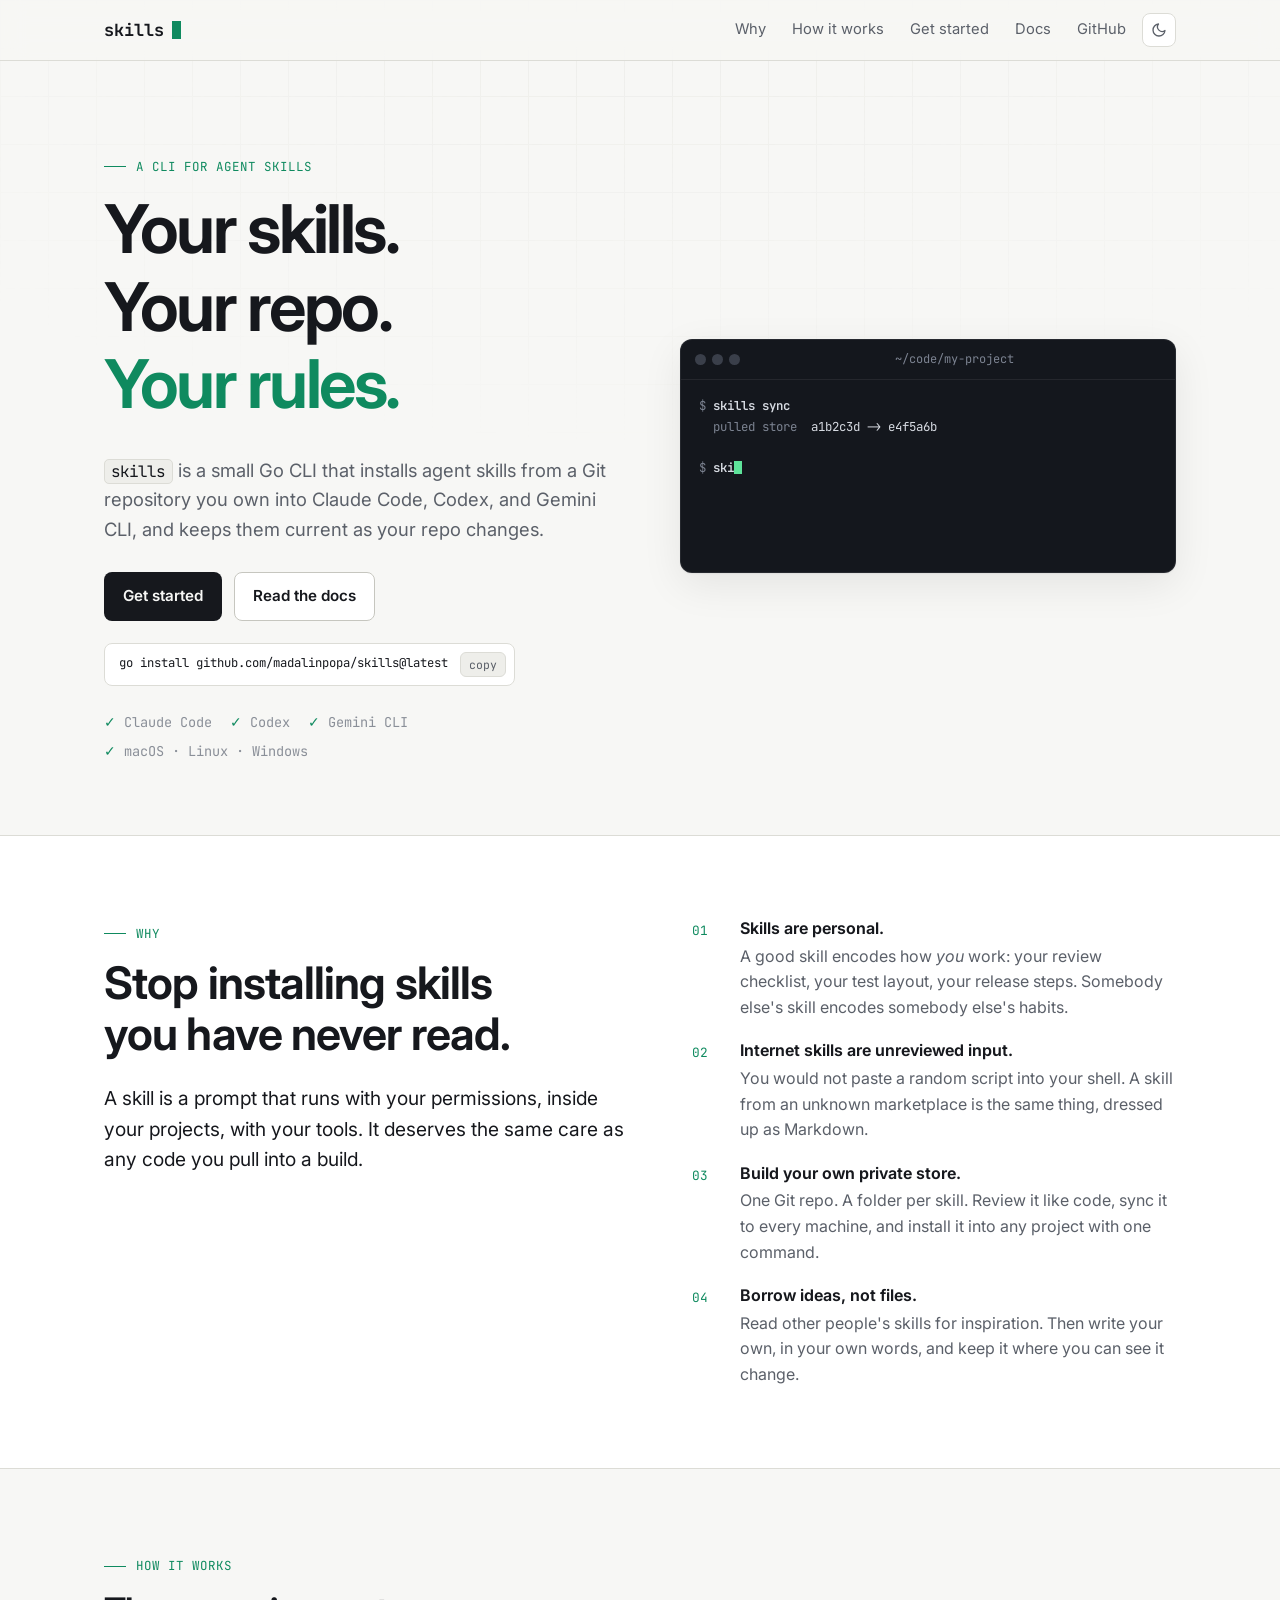
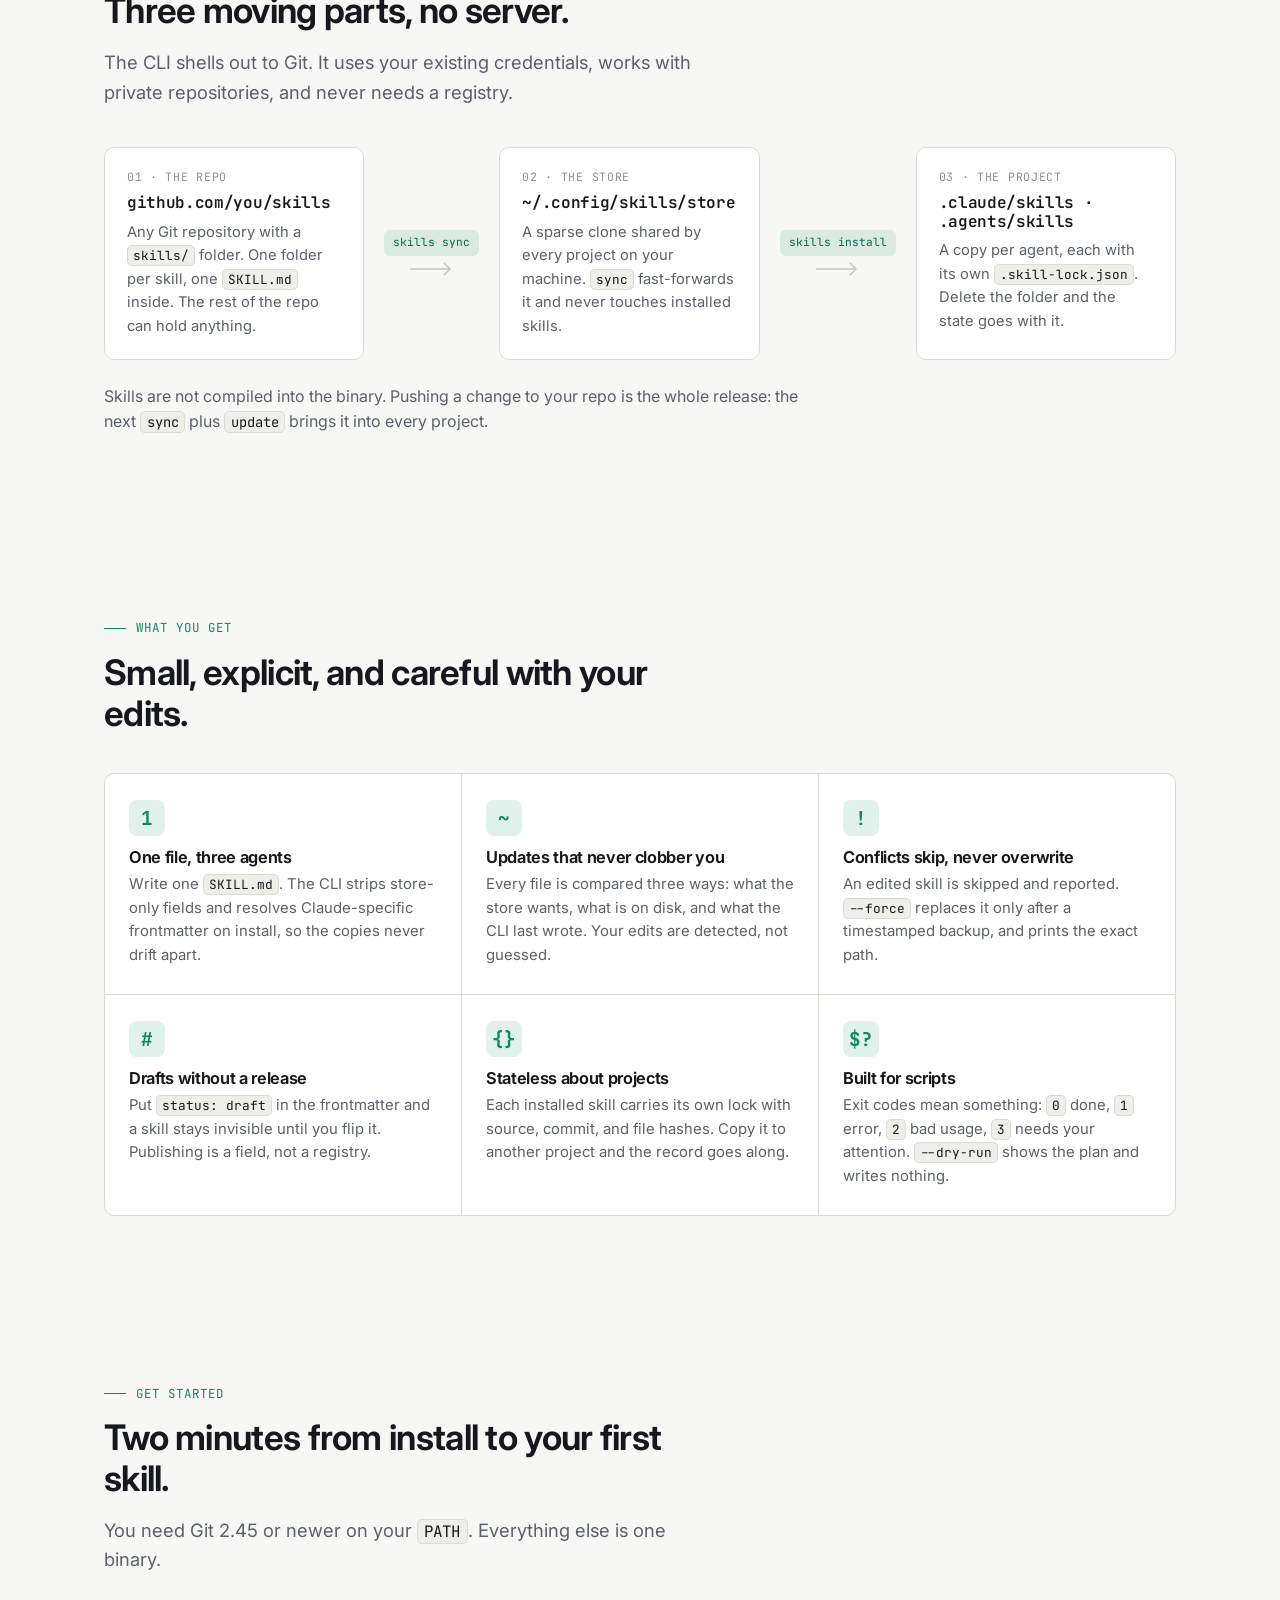
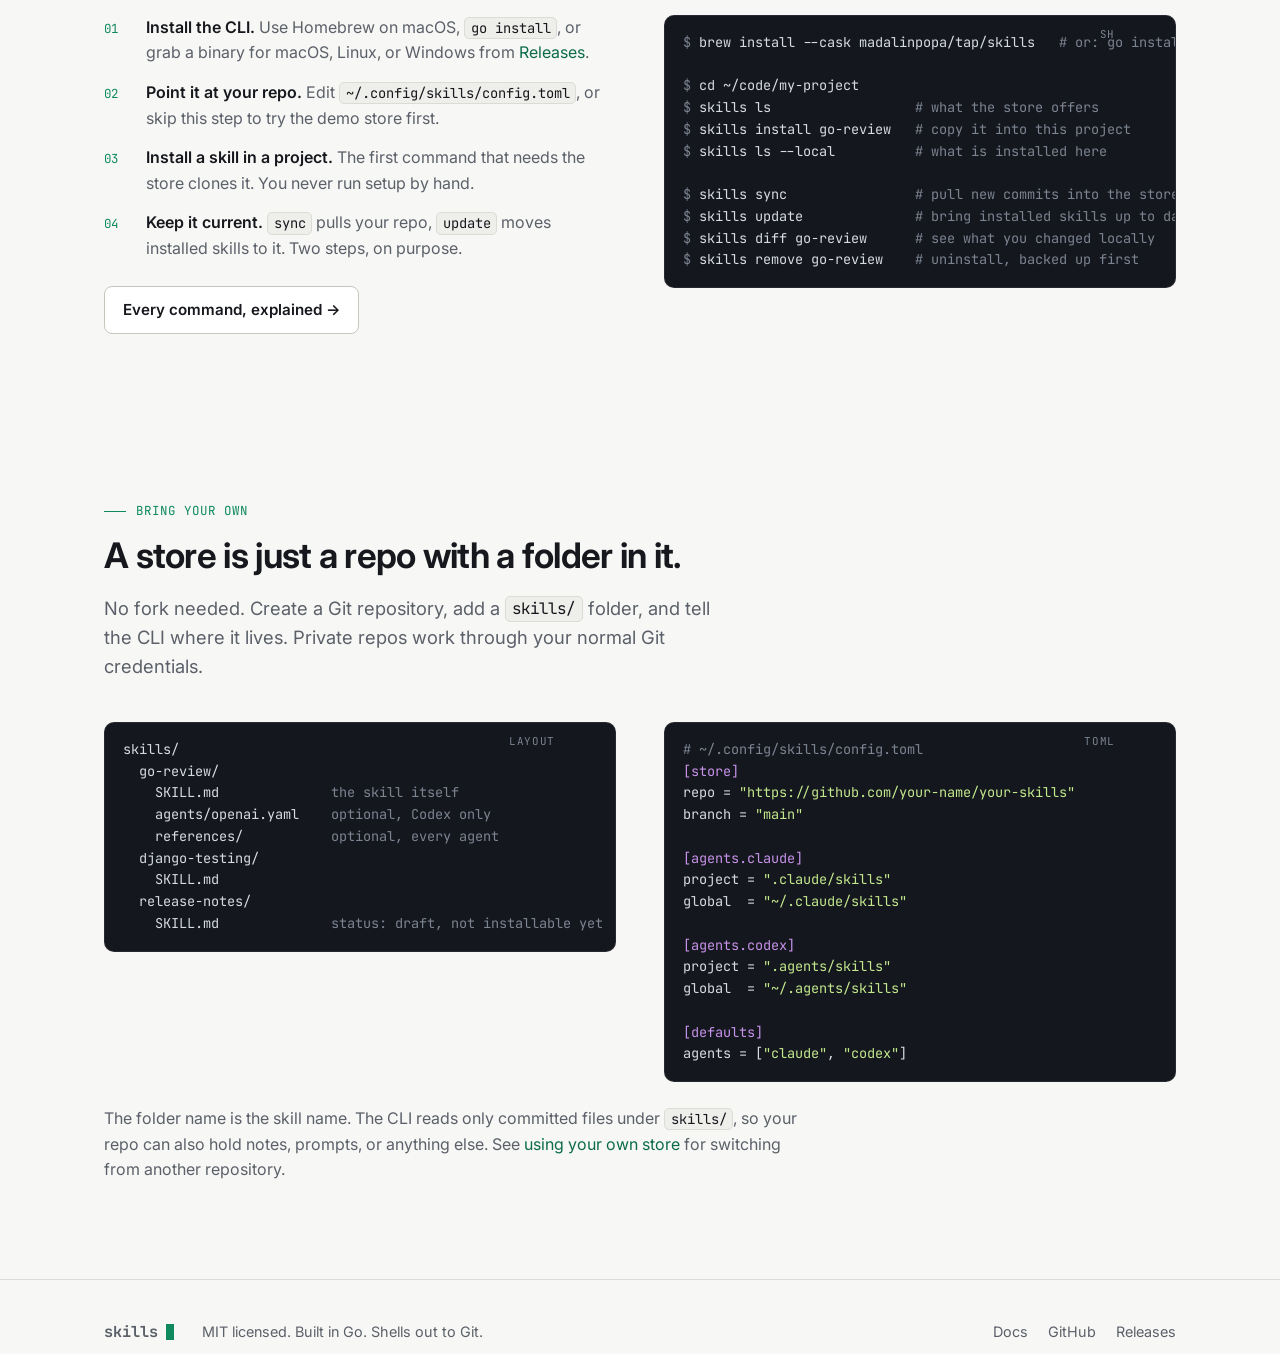
<file: site/index.html>
<!doctype html>
<html lang="en">
<head>
  <meta charset="utf-8">
  <meta name="viewport" content="width=device-width, initial-scale=1">
  <title>skills · your own store of agent skills</title>
  <meta name="description" content="A small Go CLI that installs agent skills from a Git repository you own into Claude Code, Codex, and Gemini CLI, and keeps them current.">
  <link rel="canonical" href="https://skills.coderustle.com/">
  <meta property="og:type" content="website">
  <meta property="og:site_name" content="skills">
  <meta property="og:locale" content="en_US">
  <meta property="og:url" content="https://skills.coderustle.com/">
  <meta property="og:title" content="Your skills. Your repo. Your rules.">
  <meta property="og:description" content="A small Go CLI that installs agent skills from a Git repo you own into Claude Code, Codex, and Gemini CLI.">
  <meta property="og:image" content="https://skills.coderustle.com/assets/og.png">
  <meta property="og:image:secure_url" content="https://skills.coderustle.com/assets/og.png">
  <meta property="og:image:type" content="image/png">
  <meta property="og:image:width" content="1200">
  <meta property="og:image:height" content="630">
  <meta property="og:image:alt" content="skills: Your skills. Your repo. Your rules. A CLI for agent skills.">
  <meta name="twitter:card" content="summary_large_image">
  <meta name="twitter:title" content="Your skills. Your repo. Your rules.">
  <meta name="twitter:description" content="A small Go CLI that installs agent skills from a Git repo you own into Claude Code, Codex, and Gemini CLI.">
  <meta name="twitter:image" content="https://skills.coderustle.com/assets/og.png">
  <meta name="twitter:image:alt" content="skills: Your skills. Your repo. Your rules. A CLI for agent skills.">
  <link rel="icon" href="assets/favicon.svg" type="image/svg+xml">
  <link rel="preconnect" href="https://fonts.googleapis.com">
  <link rel="preconnect" href="https://fonts.gstatic.com" crossorigin>
  <link href="https://fonts.googleapis.com/css2?family=Inter:wght@400;500;600;700&family=JetBrains+Mono:wght@400;600;700&display=swap" rel="stylesheet">
  <link rel="stylesheet" href="assets/site.css">
  <script>
    try {
      var t = localStorage.getItem("theme");
      if (t) document.documentElement.setAttribute("data-theme", t);
    } catch (e) {}
  </script>
</head>
<body>

<header class="nav">
  <div class="wrap">
    <a class="brand" href="./">skills<span class="cursor"></span></a>
    <nav class="nav-links" aria-label="Site">
      <a href="#why" class="hide-sm">Why</a>
      <a href="#how" class="hide-sm">How it works</a>
      <a href="#start">Get started</a>
      <a href="docs/">Docs</a>
      <a href="https://github.com/madalinpopa/skills" rel="noopener">GitHub</a>
      <button class="icon-btn" type="button" data-theme-toggle aria-label="Toggle theme">
        <svg class="sun" viewBox="0 0 24 24" fill="none" stroke="currentColor" stroke-width="2" stroke-linecap="round"><circle cx="12" cy="12" r="4"/><path d="M12 2v2M12 20v2M4.9 4.9l1.4 1.4M17.7 17.7l1.4 1.4M2 12h2M20 12h2M4.9 19.1l1.4-1.4M17.7 6.3l1.4-1.4"/></svg>
        <svg class="moon" viewBox="0 0 24 24" fill="none" stroke="currentColor" stroke-width="2" stroke-linecap="round" stroke-linejoin="round"><path d="M21 12.8A9 9 0 1 1 11.2 3a7 7 0 0 0 9.8 9.8z"/></svg>
      </button>
    </nav>
  </div>
</header>

<main>

  <section class="hero">
    <div class="wrap hero-grid">
      <div>
        <div class="kicker">a cli for agent skills</div>
        <h1>Your skills.<br>Your repo.<br><span class="accent">Your rules.</span></h1>
        <p class="lede">
          <code>skills</code> is a small Go CLI that installs agent skills from a Git repository
          you own into Claude Code, Codex, and Gemini CLI, and keeps them current as your repo changes.
        </p>
        <div class="hero-actions">
          <a class="btn btn-primary" href="#start">Get started</a>
          <a class="btn btn-secondary" href="docs/">Read the docs</a>
        </div>
        <div class="install-line">
          <code id="install-cmd">go install github.com/madalinpopa/skills@latest</code>
          <button type="button" data-copy="install-cmd" aria-label="Copy install command">copy</button>
        </div>
        <div class="agents">
          <span>Claude Code</span>
          <span>Codex</span>
          <span>Gemini CLI</span>
          <span>macOS · Linux · Windows</span>
        </div>
      </div>

      <div class="term" data-terminal='[
        {"cmd":"skills sync","out":"  <span class=\"m\">pulled store</span>  a1b2c3d -&gt; e4f5a6b"},
        {"cmd":"skills install go-review","out":"  <span class=\"g\">+</span> go-review   <span class=\"g\">added</span>\n\n  1 skill, 1 changed"},
        {"cmd":"skills update","out":"  <span class=\"cy\">~</span> go-review    <span class=\"cy\">updated</span>\n  <span class=\"a\">!</span> sql-review   <span class=\"a\">skipped, you edited it</span>\n\n  2 skills, 1 changed, 1 needs attention\n  <span class=\"m\">Run &#39;skills diff sql-review&#39; to see your changes,</span>\n  <span class=\"m\">or &#39;skills update sql-review --force&#39; to overwrite (backed up).</span>"}
      ]'>
        <div class="term-bar">
          <span class="dots"><i></i><i></i><i></i></span>
          <span class="title">~/code/my-project</span>
        </div>
        <pre class="term-body"><span class="p">$ </span><span class="c">skills sync</span>
  <span class="m">pulled store</span>  a1b2c3d -&gt; e4f5a6b

<span class="p">$ </span><span class="c">skills install go-review</span>
  <span class="g">+</span> go-review   <span class="g">added</span>

  1 skill, 1 changed

<span class="p">$ </span><span class="c">skills update</span>
  <span class="cy">~</span> go-review    <span class="cy">updated</span>
  <span class="a">!</span> sql-review   <span class="a">skipped, you edited it</span>

  2 skills, 1 changed, 1 needs attention</pre>
      </div>
    </div>
  </section>

  <section class="manifesto" id="why">
    <div class="wrap manifesto-grid">
      <div>
        <div class="kicker">why</div>
        <h2>Stop installing skills you have never read.</h2>
        <p class="big">
          A skill is a prompt that runs with your permissions, inside your projects,
          with your tools. It deserves the same care as any code you pull into a build.
        </p>
      </div>
      <ul class="claims">
        <li>
          <span class="n">01</span>
          <div>
            <strong>Skills are personal.</strong>
            <p>A good skill encodes how <em>you</em> work: your review checklist, your test layout, your release steps. Somebody else's skill encodes somebody else's habits.</p>
          </div>
        </li>
        <li>
          <span class="n">02</span>
          <div>
            <strong>Internet skills are unreviewed input.</strong>
            <p>You would not paste a random script into your shell. A skill from an unknown marketplace is the same thing, dressed up as Markdown.</p>
          </div>
        </li>
        <li>
          <span class="n">03</span>
          <div>
            <strong>Build your own private store.</strong>
            <p>One Git repo. A folder per skill. Review it like code, sync it to every machine, and install it into any project with one command.</p>
          </div>
        </li>
        <li>
          <span class="n">04</span>
          <div>
            <strong>Borrow ideas, not files.</strong>
            <p>Read other people's skills for inspiration. Then write your own, in your own words, and keep it where you can see it change.</p>
          </div>
        </li>
      </ul>
    </div>
  </section>

  <section class="section" id="how">
    <div class="wrap">
      <div class="section-head">
        <div class="kicker">how it works</div>
        <h2>Three moving parts, no server.</h2>
        <p class="lede">
          The CLI shells out to Git. It uses your existing credentials, works with
          private repositories, and never needs a registry.
        </p>
      </div>

      <div class="flow">
        <div class="node">
          <div class="tag">01 · the repo</div>
          <h3>github.com/you/skills</h3>
          <p>Any Git repository with a <code>skills/</code> folder. One folder per skill, one <code>SKILL.md</code> inside. The rest of the repo can hold anything.</p>
        </div>
        <div class="edge">
          <code>skills sync</code>
          <svg viewBox="0 0 44 14" fill="none" stroke="currentColor" stroke-width="1.5"><path d="M0 7h40M34 1l6 6-6 6"/></svg>
        </div>
        <div class="node">
          <div class="tag">02 · the store</div>
          <h3>~/.config/skills/store</h3>
          <p>A sparse clone shared by every project on your machine. <code>sync</code> fast-forwards it and never touches installed skills.</p>
        </div>
        <div class="edge">
          <code>skills install</code>
          <svg viewBox="0 0 44 14" fill="none" stroke="currentColor" stroke-width="1.5"><path d="M0 7h40M34 1l6 6-6 6"/></svg>
        </div>
        <div class="node">
          <div class="tag">03 · the project</div>
          <h3>.claude/skills · .agents/skills</h3>
          <p>A copy per agent, each with its own <code>.skill-lock.json</code>. Delete the folder and the state goes with it.</p>
        </div>
      </div>

      <p class="flow-note">
        Skills are not compiled into the binary. Pushing a change to your repo is the whole release:
        the next <code>sync</code> plus <code>update</code> brings it into every project.
      </p>
    </div>
  </section>

  <section class="section" id="features">
    <div class="wrap">
      <div class="section-head">
        <div class="kicker">what you get</div>
        <h2>Small, explicit, and careful with your edits.</h2>
      </div>
      <div class="features">
        <div class="feature">
          <div class="glyph">1</div>
          <h3>One file, three agents</h3>
          <p>Write one <code>SKILL.md</code>. The CLI strips store-only fields and resolves Claude-specific frontmatter on install, so the copies never drift apart.</p>
        </div>
        <div class="feature">
          <div class="glyph">~</div>
          <h3>Updates that never clobber you</h3>
          <p>Every file is compared three ways: what the store wants, what is on disk, and what the CLI last wrote. Your edits are detected, not guessed.</p>
        </div>
        <div class="feature">
          <div class="glyph">!</div>
          <h3>Conflicts skip, never overwrite</h3>
          <p>An edited skill is skipped and reported. <code>--force</code> replaces it only after a timestamped backup, and prints the exact path.</p>
        </div>
        <div class="feature">
          <div class="glyph">#</div>
          <h3>Drafts without a release</h3>
          <p>Put <code>status: draft</code> in the frontmatter and a skill stays invisible until you flip it. Publishing is a field, not a registry.</p>
        </div>
        <div class="feature">
          <div class="glyph">{}</div>
          <h3>Stateless about projects</h3>
          <p>Each installed skill carries its own lock with source, commit, and file hashes. Copy it to another project and the record goes along.</p>
        </div>
        <div class="feature">
          <div class="glyph">$?</div>
          <h3>Built for scripts</h3>
          <p>Exit codes mean something: <code>0</code> done, <code>1</code> error, <code>2</code> bad usage, <code>3</code> needs your attention. <code>--dry-run</code> shows the plan and writes nothing.</p>
        </div>
      </div>
    </div>
  </section>

  <section class="section" id="start">
    <div class="wrap">
      <div class="section-head">
        <div class="kicker">get started</div>
        <h2>Two minutes from install to your first skill.</h2>
        <p class="lede">You need Git 2.45 or newer on your <code>PATH</code>. Everything else is one binary.</p>
      </div>

      <div class="split">
        <div>
          <ol class="steps">
            <li><div><strong>Install the CLI.</strong> Use Homebrew on macOS, <code>go install</code>, or grab a binary for macOS, Linux, or Windows from <a href="https://github.com/madalinpopa/skills/releases" rel="noopener">Releases</a>.</div></li>
            <li><div><strong>Point it at your repo.</strong> Edit <code>~/.config/skills/config.toml</code>, or skip this step to try the demo store first.</div></li>
            <li><div><strong>Install a skill in a project.</strong> The first command that needs the store clones it. You never run setup by hand.</div></li>
            <li><div><strong>Keep it current.</strong> <code>sync</code> pulls your repo, <code>update</code> moves installed skills to it. Two steps, on purpose.</div></li>
          </ol>
          <a class="btn btn-secondary" href="docs/">Every command, explained →</a>
        </div>

        <div class="code" data-lang="sh">
<pre><span class="p">$ </span>brew install --cask madalinpopa/tap/skills   <span class="m"># or: go install github.com/madalinpopa/skills@latest</span>

<span class="p">$ </span>cd ~/code/my-project
<span class="p">$ </span>skills ls                  <span class="m"># what the store offers</span>
<span class="p">$ </span>skills install go-review   <span class="m"># copy it into this project</span>
<span class="p">$ </span>skills ls --local          <span class="m"># what is installed here</span>

<span class="p">$ </span>skills sync                <span class="m"># pull new commits into the store</span>
<span class="p">$ </span>skills update              <span class="m"># bring installed skills up to date</span>
<span class="p">$ </span>skills diff go-review      <span class="m"># see what you changed locally</span>
<span class="p">$ </span>skills remove go-review    <span class="m"># uninstall, backed up first</span></pre>
        </div>
      </div>
    </div>
  </section>

  <section class="section" id="own">
    <div class="wrap">
      <div class="section-head">
        <div class="kicker">bring your own</div>
        <h2>A store is just a repo with a folder in it.</h2>
        <p class="lede">
          No fork needed. Create a Git repository, add a <code>skills/</code> folder,
          and tell the CLI where it lives. Private repos work through your normal Git credentials.
        </p>
      </div>

      <div class="split">
        <div class="code" data-lang="layout">
<pre>skills/
  go-review/
    SKILL.md              <span class="m">the skill itself</span>
    agents/openai.yaml    <span class="m">optional, Codex only</span>
    references/           <span class="m">optional, every agent</span>
  django-testing/
    SKILL.md
  release-notes/
    SKILL.md              <span class="m">status: draft, not installable yet</span></pre>
        </div>

        <div class="code" data-lang="toml">
<pre><span class="m"># ~/.config/skills/config.toml</span>
<span class="k">[store]</span>
repo = <span class="s">"https://github.com/your-name/your-skills"</span>
branch = <span class="s">"main"</span>

<span class="k">[agents.claude]</span>
project = <span class="s">".claude/skills"</span>
global  = <span class="s">"~/.claude/skills"</span>

<span class="k">[agents.codex]</span>
project = <span class="s">".agents/skills"</span>
global  = <span class="s">"~/.agents/skills"</span>

<span class="k">[defaults]</span>
agents = [<span class="s">"claude"</span>, <span class="s">"codex"</span>]</pre>
        </div>
      </div>

      <p class="flow-note">
        The folder name is the skill name. The CLI reads only committed files under <code>skills/</code>,
        so your repo can also hold notes, prompts, or anything else.
        See <a href="docs/#own-store">using your own store</a> for switching from another repository.
      </p>
    </div>
  </section>

</main>

<footer class="footer">
  <div class="wrap">
    <a class="brand" href="./">skills<span class="cursor"></span></a>
    <span>MIT licensed. Built in Go. Shells out to Git.</span>
    <nav aria-label="Footer">
      <a href="docs/">Docs</a>
      <a href="https://github.com/madalinpopa/skills" rel="noopener">GitHub</a>
      <a href="https://github.com/madalinpopa/skills/releases" rel="noopener">Releases</a>
    </nav>
  </div>
</footer>

<script src="assets/site.js"></script>
</body>
</html>
</file>
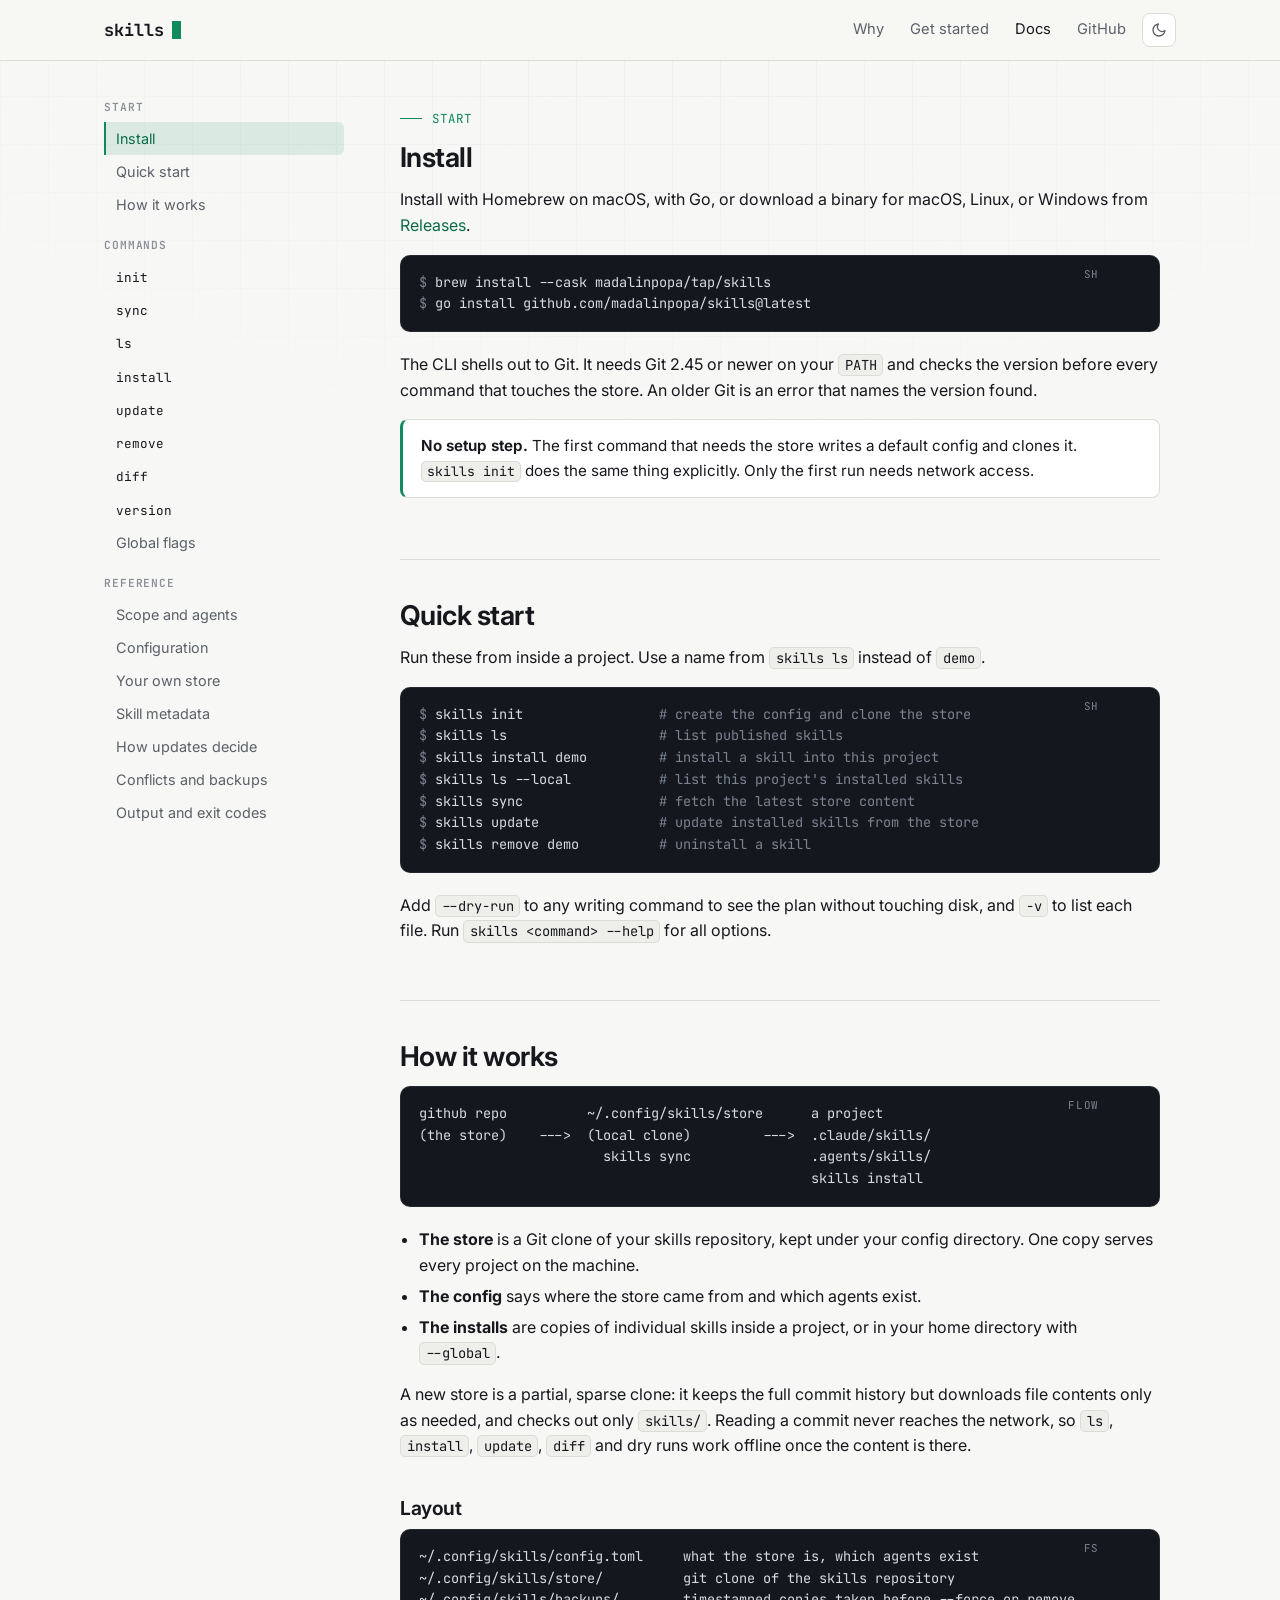
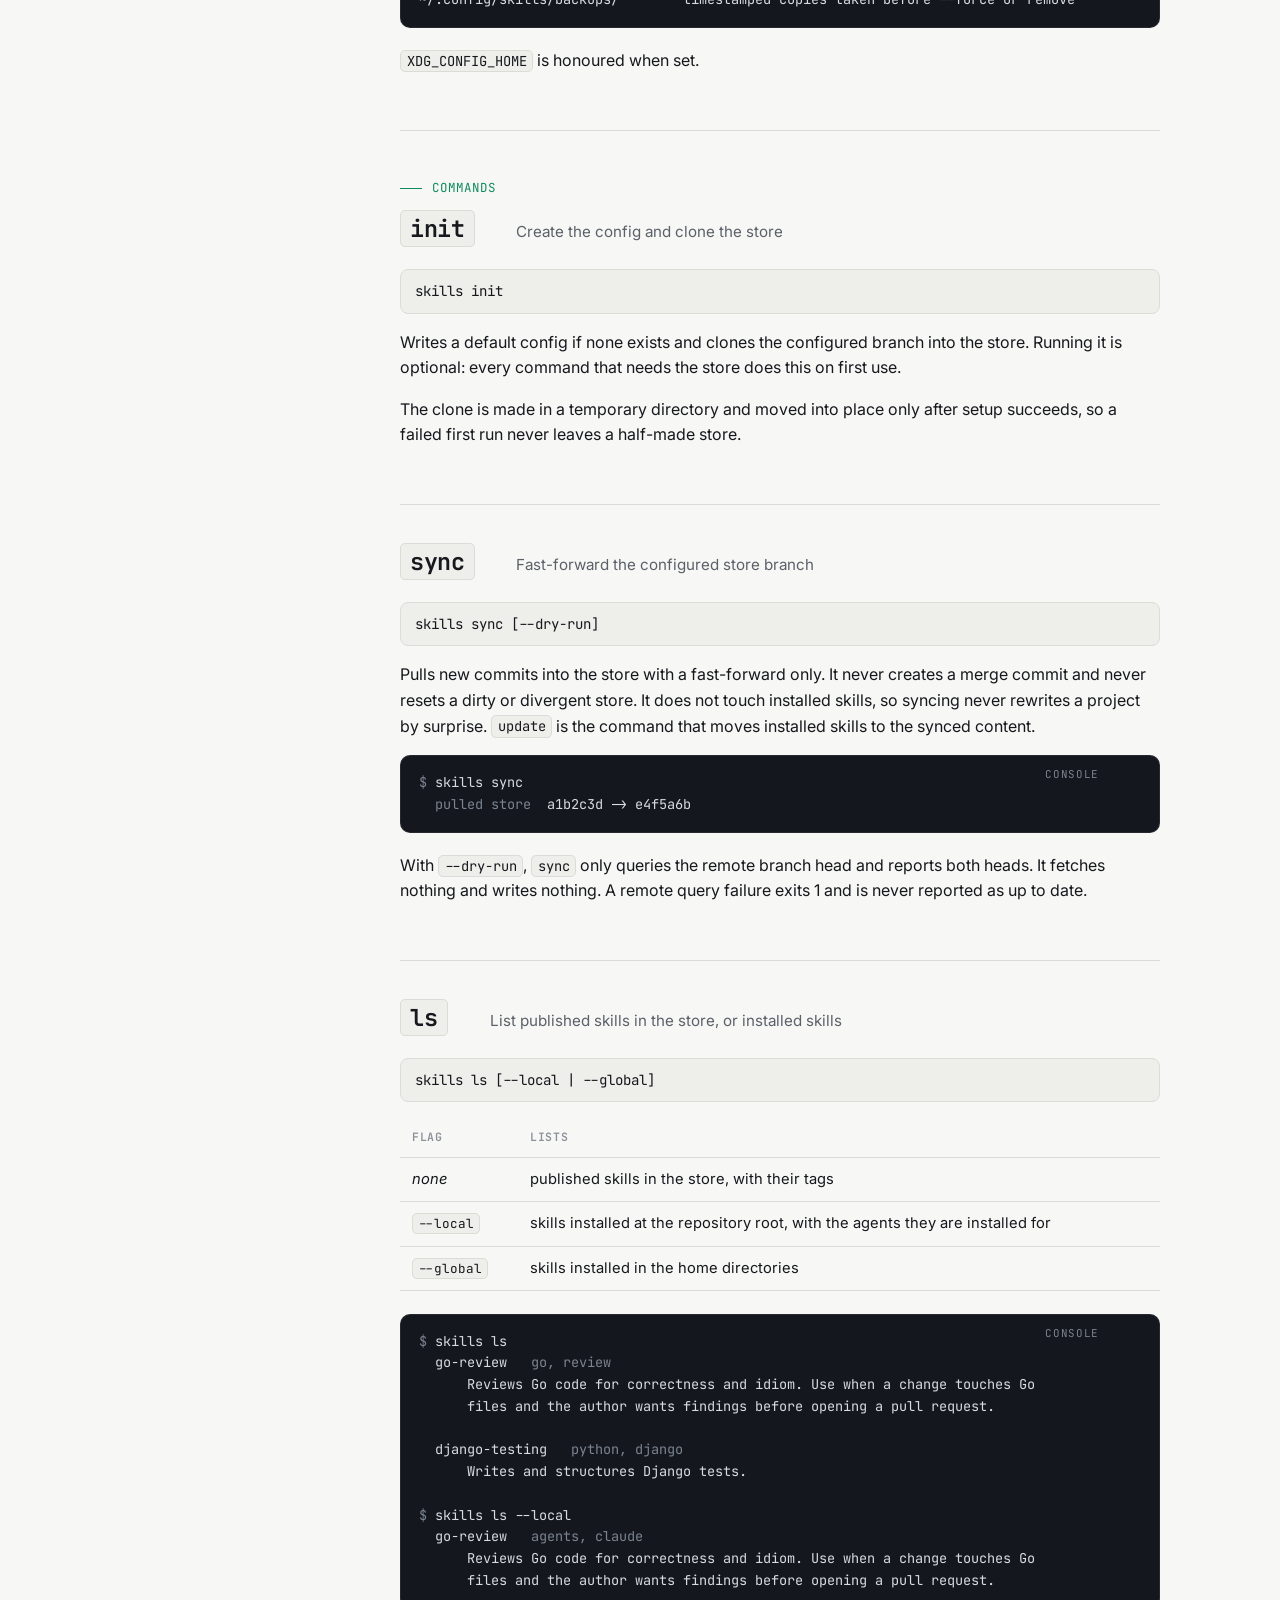
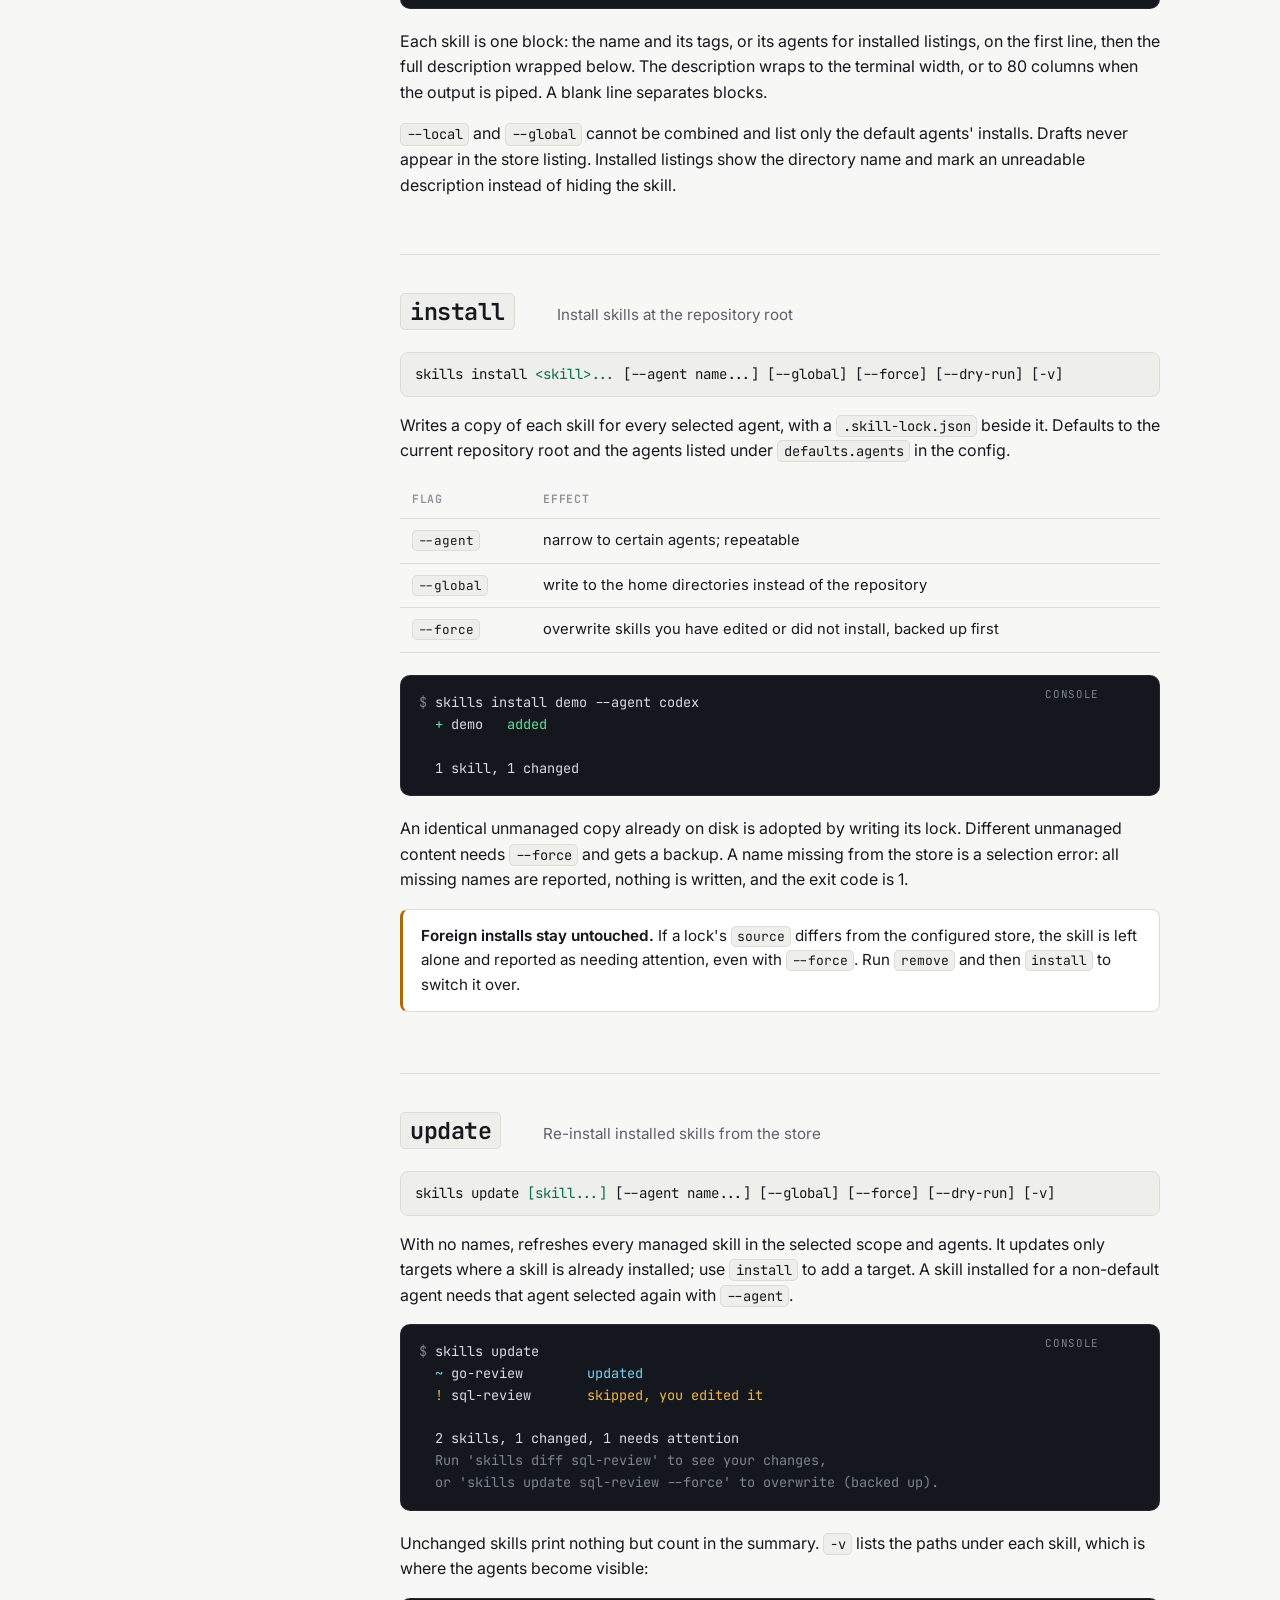
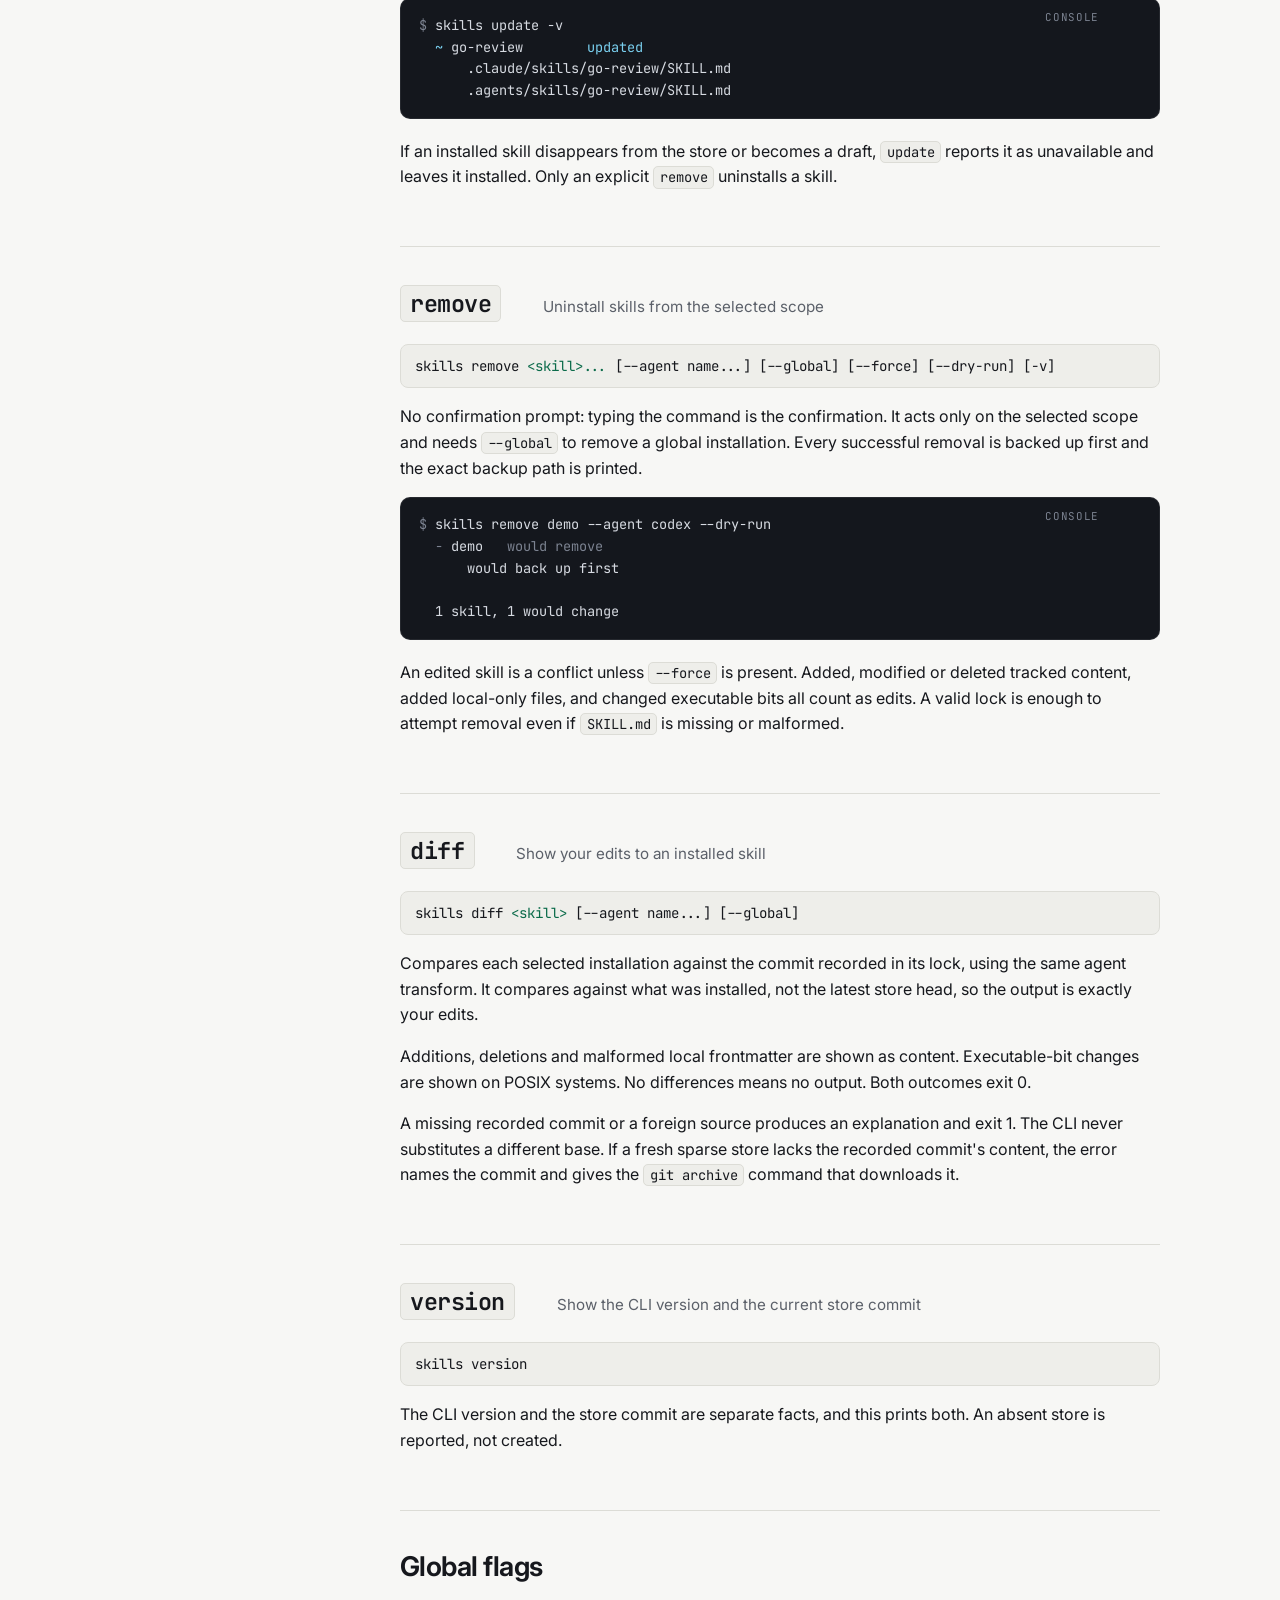
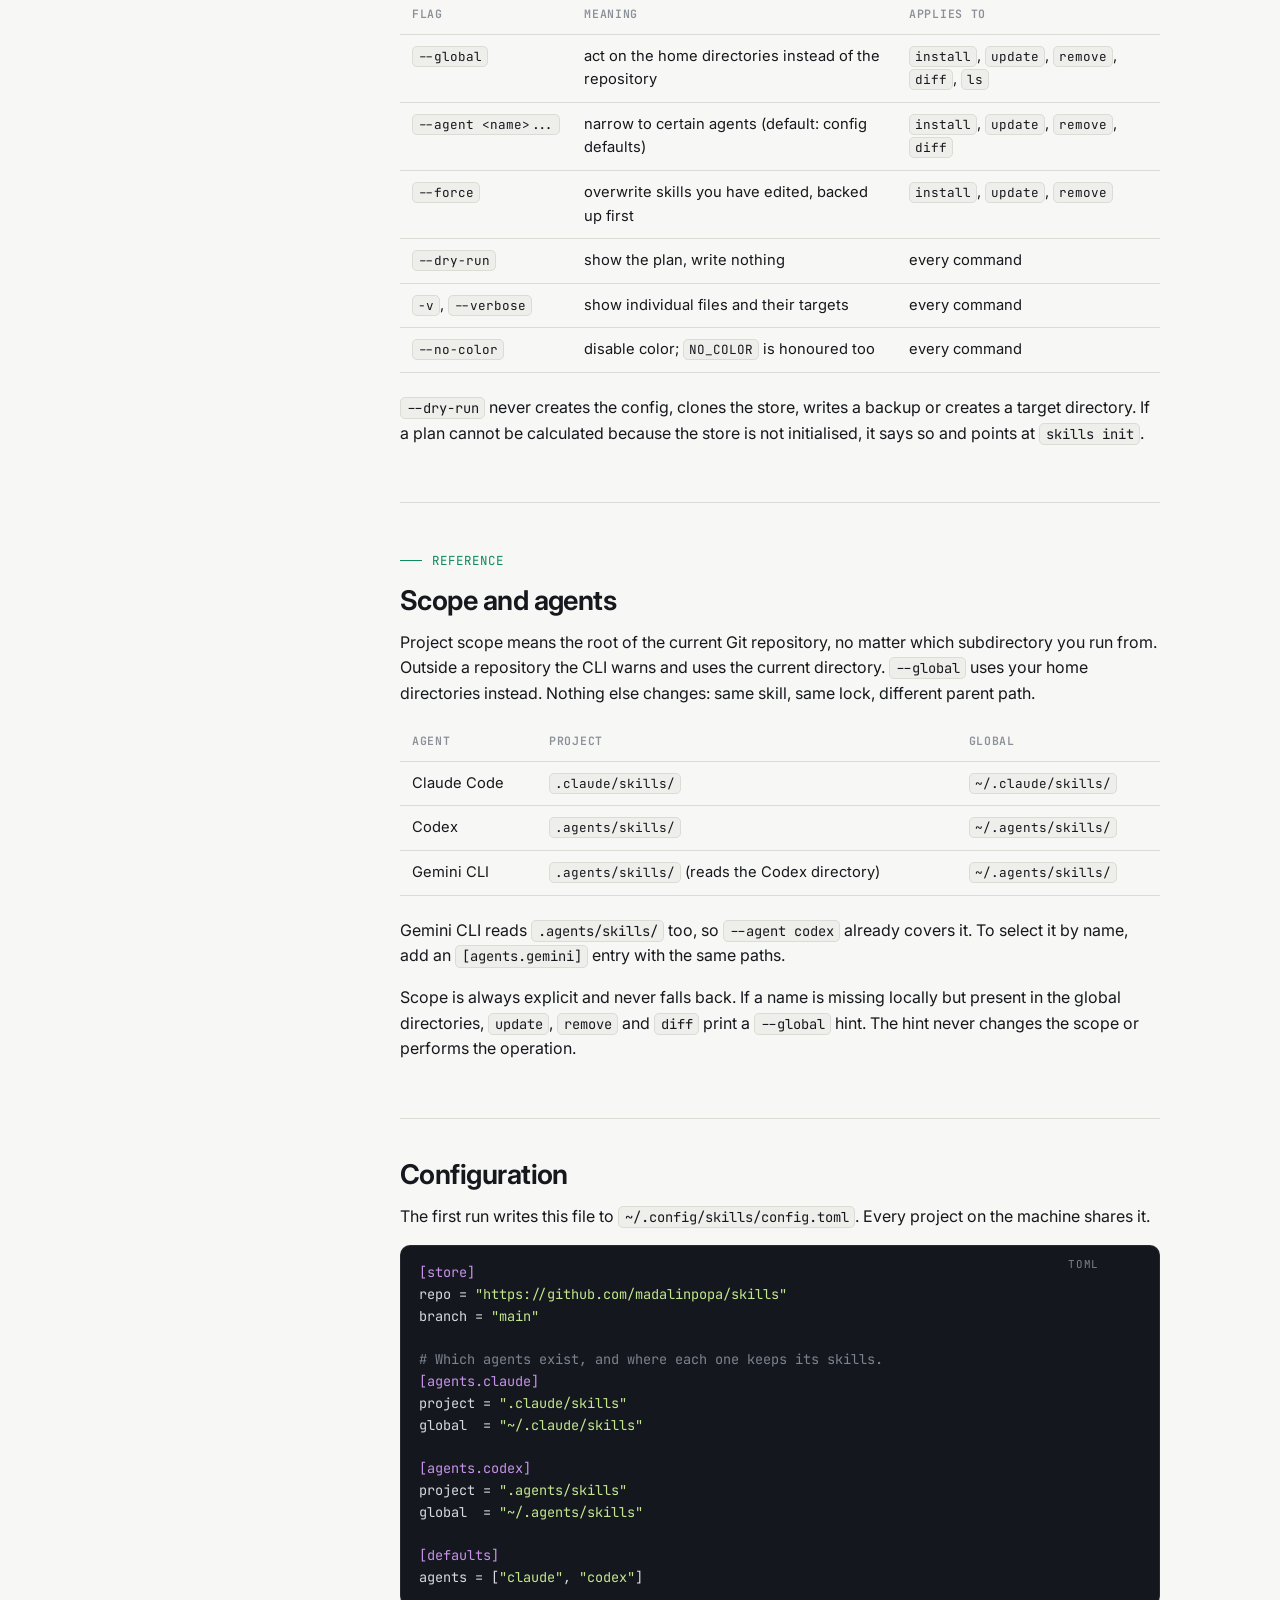
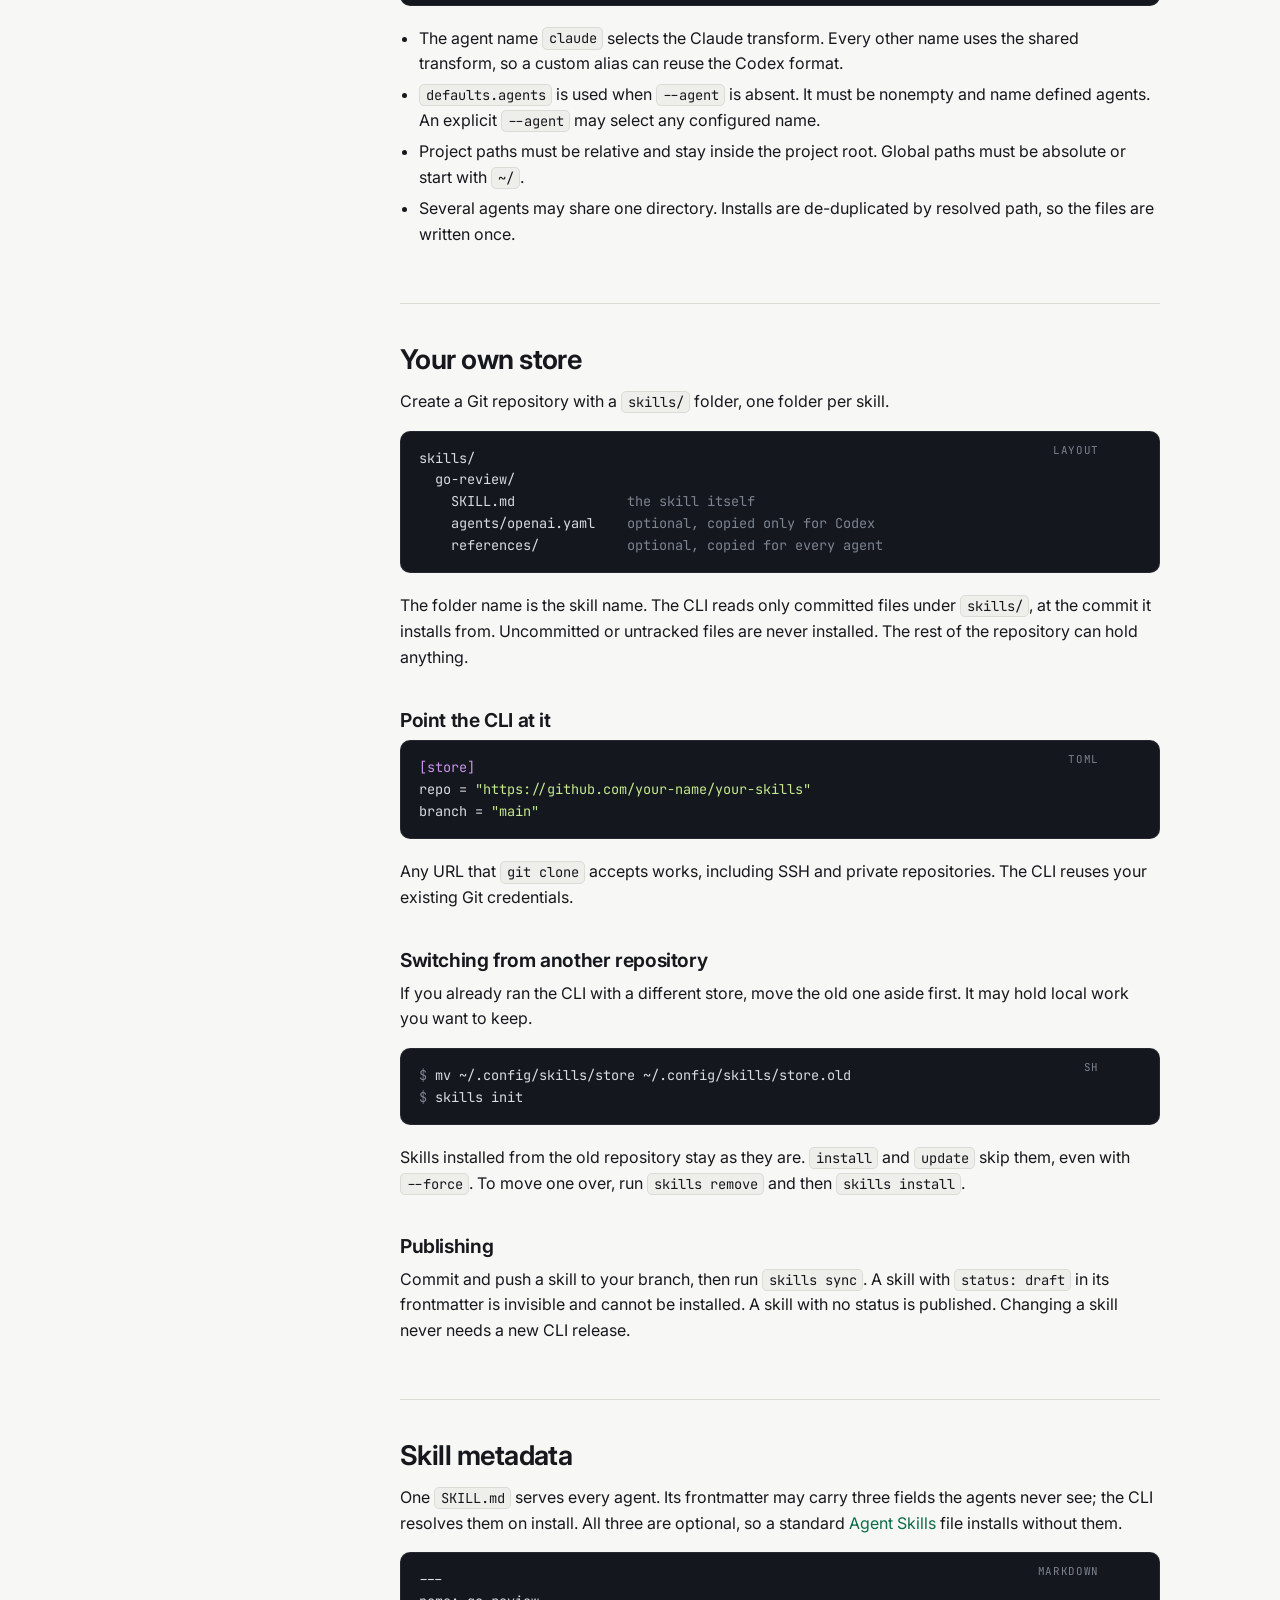
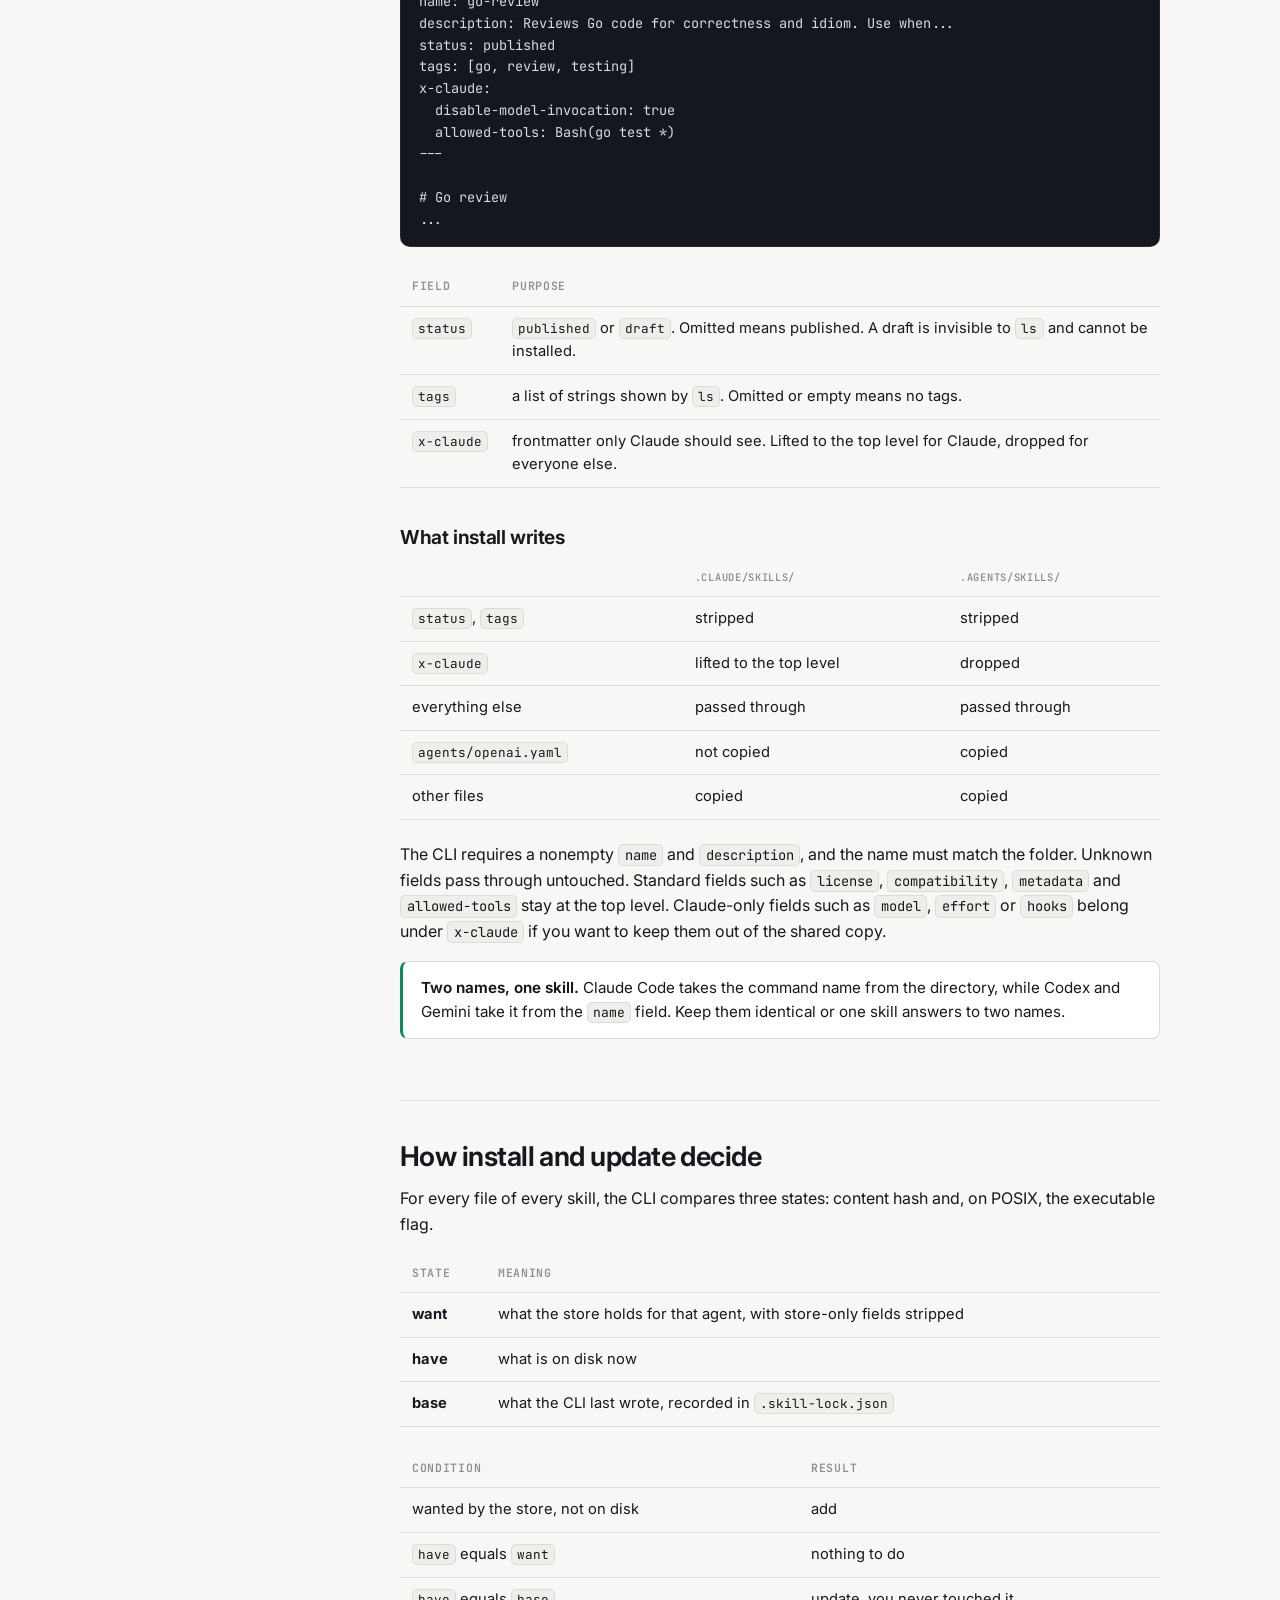
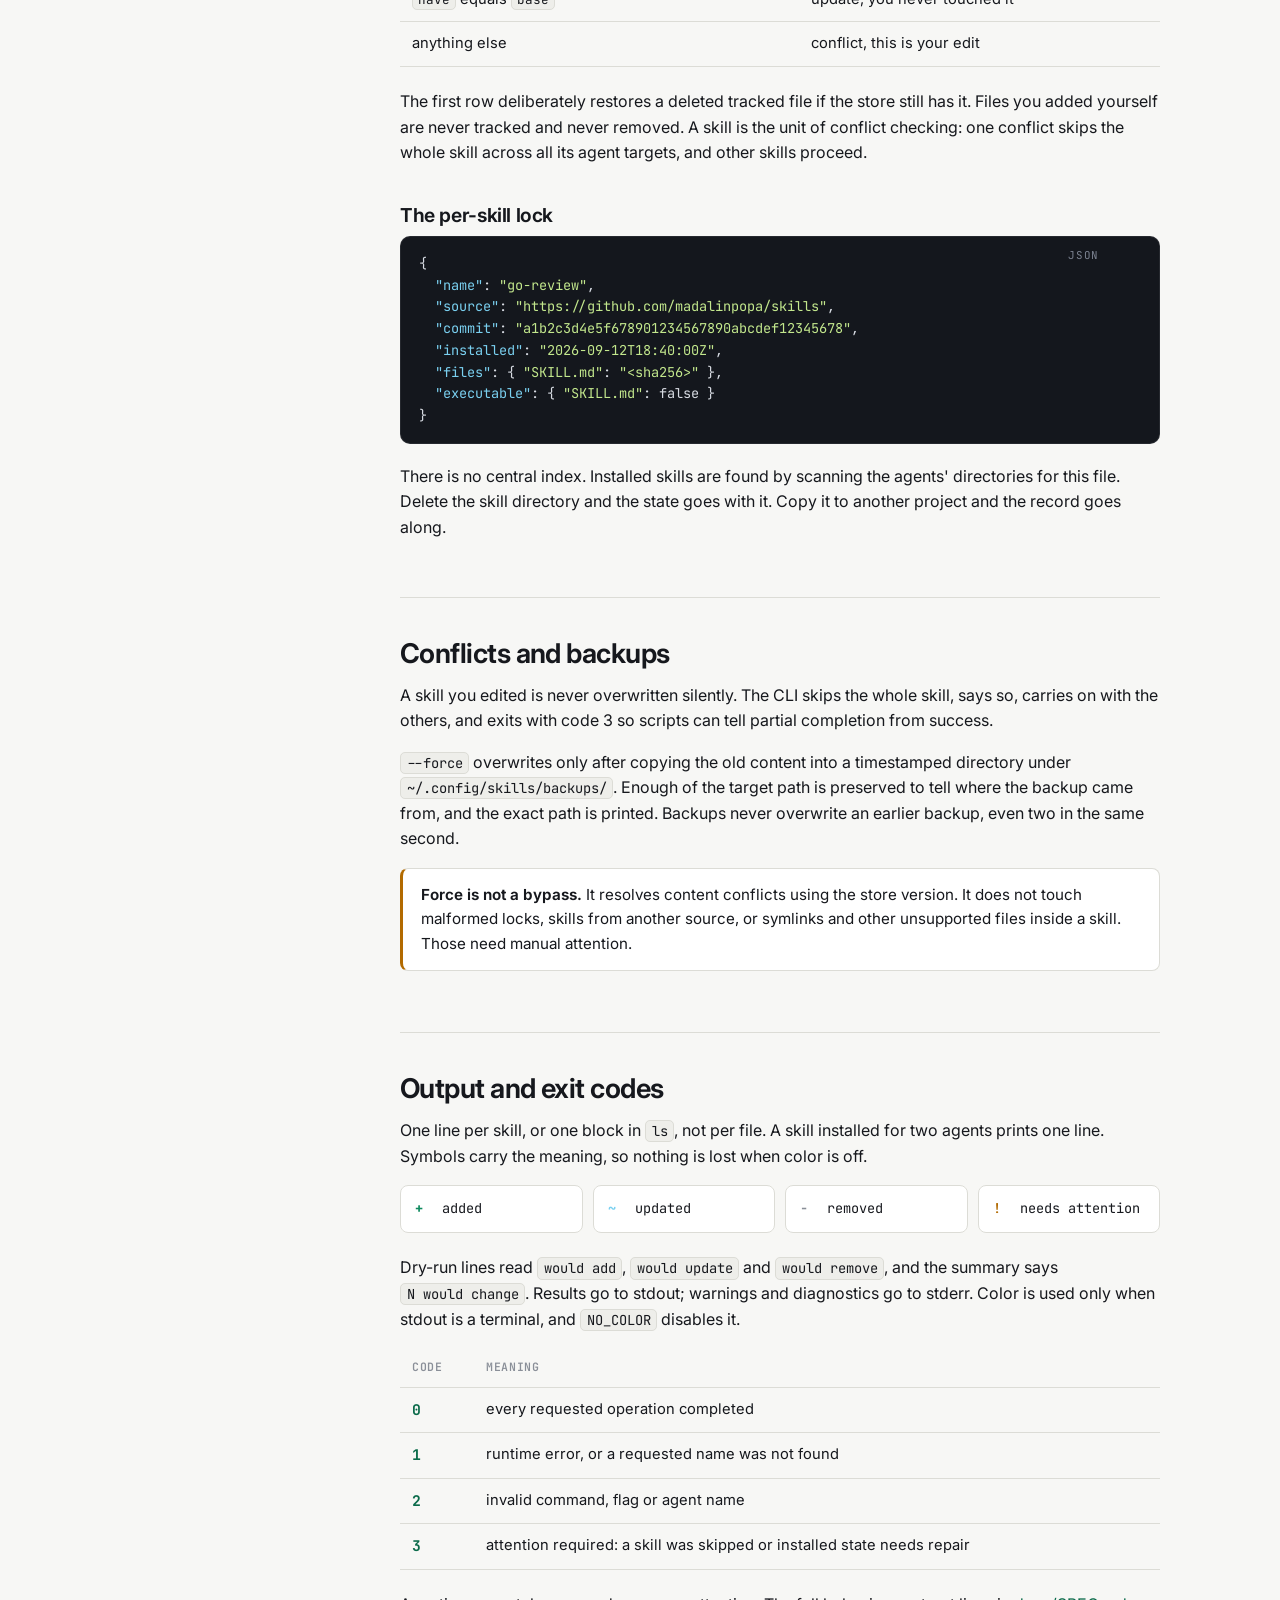
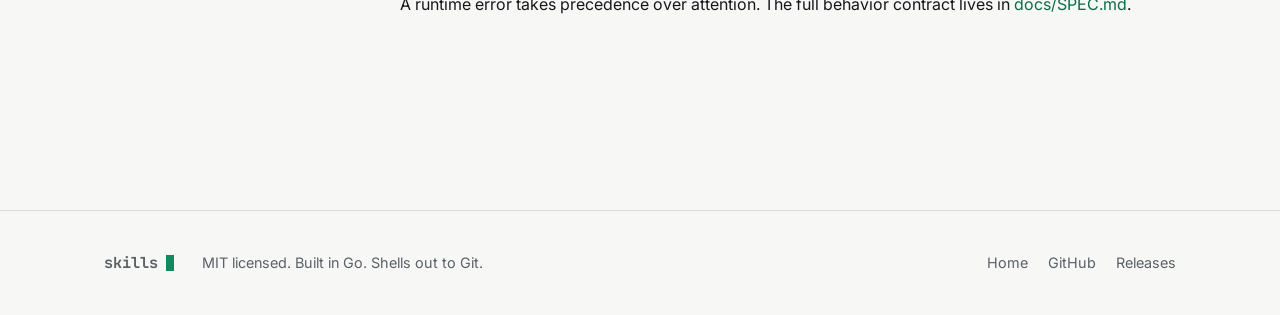
<file: site/docs/index.html>
<!doctype html>
<html lang="en">
<head>
  <meta charset="utf-8">
  <meta name="viewport" content="width=device-width, initial-scale=1">
  <title>Docs · skills CLI</title>
  <meta name="description" content="Every command, flag, and file the skills CLI uses: install, update, diff, remove, sync, configuration, skill metadata, and exit codes.">
  <link rel="canonical" href="https://skills.coderustle.com/docs/">
  <meta property="og:type" content="website">
  <meta property="og:site_name" content="skills">
  <meta property="og:locale" content="en_US">
  <meta property="og:url" content="https://skills.coderustle.com/docs/">
  <meta property="og:title" content="skills CLI docs — every command, flag, and file">
  <meta property="og:description" content="Install, update, diff, remove, and sync agent skills. Configuration, skill metadata, and exit codes in one place.">
  <meta property="og:image" content="https://skills.coderustle.com/assets/og.png">
  <meta property="og:image:secure_url" content="https://skills.coderustle.com/assets/og.png">
  <meta property="og:image:type" content="image/png">
  <meta property="og:image:width" content="1200">
  <meta property="og:image:height" content="630">
  <meta property="og:image:alt" content="skills: Your skills. Your repo. Your rules. A CLI for agent skills.">
  <meta name="twitter:card" content="summary_large_image">
  <meta name="twitter:title" content="skills CLI docs — every command, flag, and file">
  <meta name="twitter:description" content="Install, update, diff, remove, and sync agent skills. Configuration, skill metadata, and exit codes in one place.">
  <meta name="twitter:image" content="https://skills.coderustle.com/assets/og.png">
  <meta name="twitter:image:alt" content="skills: Your skills. Your repo. Your rules. A CLI for agent skills.">
  <link rel="icon" href="../assets/favicon.svg" type="image/svg+xml">
  <link rel="preconnect" href="https://fonts.googleapis.com">
  <link rel="preconnect" href="https://fonts.gstatic.com" crossorigin>
  <link href="https://fonts.googleapis.com/css2?family=Inter:wght@400;500;600;700&family=JetBrains+Mono:wght@400;600;700&display=swap" rel="stylesheet">
  <link rel="stylesheet" href="../assets/site.css">
  <script>
    try {
      var t = localStorage.getItem("theme");
      if (t) document.documentElement.setAttribute("data-theme", t);
    } catch (e) {}
  </script>
</head>
<body>

<header class="nav">
  <div class="wrap">
    <a class="brand" href="../">skills<span class="cursor"></span></a>
    <nav class="nav-links" aria-label="Site">
      <a href="../#why" class="hide-sm">Why</a>
      <a href="../#start" class="hide-sm">Get started</a>
      <a href="./" aria-current="page">Docs</a>
      <a href="https://github.com/madalinpopa/skills" rel="noopener">GitHub</a>
      <button class="icon-btn" type="button" data-theme-toggle aria-label="Toggle theme">
        <svg class="sun" viewBox="0 0 24 24" fill="none" stroke="currentColor" stroke-width="2" stroke-linecap="round"><circle cx="12" cy="12" r="4"/><path d="M12 2v2M12 20v2M4.9 4.9l1.4 1.4M17.7 17.7l1.4 1.4M2 12h2M20 12h2M4.9 19.1l1.4-1.4M17.7 6.3l1.4-1.4"/></svg>
        <svg class="moon" viewBox="0 0 24 24" fill="none" stroke="currentColor" stroke-width="2" stroke-linecap="round" stroke-linejoin="round"><path d="M21 12.8A9 9 0 1 1 11.2 3a7 7 0 0 0 9.8 9.8z"/></svg>
      </button>
    </nav>
  </div>
</header>

<div class="wrap docs">

  <button class="btn btn-secondary sidebar-toggle" type="button" data-sidebar-toggle aria-expanded="true">☰ Contents</button>

  <aside class="sidebar" aria-label="Documentation contents">
    <h4>Start</h4>
    <ul>
      <li><a href="#install">Install</a></li>
      <li><a href="#quick-start">Quick start</a></li>
      <li><a href="#how-it-works">How it works</a></li>
    </ul>
    <h4>Commands</h4>
    <ul>
      <li><a href="#cmd-init"><code>init</code></a></li>
      <li><a href="#cmd-sync"><code>sync</code></a></li>
      <li><a href="#cmd-ls"><code>ls</code></a></li>
      <li><a href="#cmd-install"><code>install</code></a></li>
      <li><a href="#cmd-update"><code>update</code></a></li>
      <li><a href="#cmd-remove"><code>remove</code></a></li>
      <li><a href="#cmd-diff"><code>diff</code></a></li>
      <li><a href="#cmd-version"><code>version</code></a></li>
      <li><a href="#flags">Global flags</a></li>
    </ul>
    <h4>Reference</h4>
    <ul>
      <li><a href="#scope">Scope and agents</a></li>
      <li><a href="#configuration">Configuration</a></li>
      <li><a href="#own-store">Your own store</a></li>
      <li><a href="#metadata">Skill metadata</a></li>
      <li><a href="#updates">How updates decide</a></li>
      <li><a href="#conflicts">Conflicts and backups</a></li>
      <li><a href="#output">Output and exit codes</a></li>
    </ul>
  </aside>

  <main class="content">

    <section id="install">
      <div class="kicker">start</div>
      <h2>Install <a class="anchor" href="#install">#</a></h2>
      <p>Install with Homebrew on macOS, with Go, or download a binary for macOS, Linux, or Windows from
        <a href="https://github.com/madalinpopa/skills/releases" rel="noopener">Releases</a>.</p>
      <div class="code" data-lang="sh"><pre><span class="p">$ </span>brew install --cask madalinpopa/tap/skills
<span class="p">$ </span>go install github.com/madalinpopa/skills@latest</pre></div>
      <p>The CLI shells out to Git. It needs Git 2.45 or newer on your <code>PATH</code> and checks the
        version before every command that touches the store. An older Git is an error that names the version found.</p>
      <div class="callout">
        <p><strong>No setup step.</strong> The first command that needs the store writes a default config and clones it.
          <code>skills init</code> does the same thing explicitly. Only the first run needs network access.</p>
      </div>
    </section>

    <section id="quick-start">
      <h2>Quick start <a class="anchor" href="#quick-start">#</a></h2>
      <p>Run these from inside a project. Use a name from <code>skills ls</code> instead of <code>demo</code>.</p>
      <div class="code" data-lang="sh"><pre><span class="p">$ </span>skills init                 <span class="m"># create the config and clone the store</span>
<span class="p">$ </span>skills ls                   <span class="m"># list published skills</span>
<span class="p">$ </span>skills install demo         <span class="m"># install a skill into this project</span>
<span class="p">$ </span>skills ls --local           <span class="m"># list this project's installed skills</span>
<span class="p">$ </span>skills sync                 <span class="m"># fetch the latest store content</span>
<span class="p">$ </span>skills update               <span class="m"># update installed skills from the store</span>
<span class="p">$ </span>skills remove demo          <span class="m"># uninstall a skill</span></pre></div>
      <p>Add <code>--dry-run</code> to any writing command to see the plan without touching disk, and <code>-v</code>
        to list each file. Run <code>skills &lt;command&gt; --help</code> for all options.</p>
    </section>

    <section id="how-it-works">
      <h2>How it works <a class="anchor" href="#how-it-works">#</a></h2>
      <div class="code" data-lang="flow"><pre>github repo          ~/.config/skills/store      a project
(the store)    ---&gt;  (local clone)         ---&gt;  .claude/skills/
                       skills sync               .agents/skills/
                                                 skills install</pre></div>
      <ul>
        <li><strong>The store</strong> is a Git clone of your skills repository, kept under your config directory. One copy serves every project on the machine.</li>
        <li><strong>The config</strong> says where the store came from and which agents exist.</li>
        <li><strong>The installs</strong> are copies of individual skills inside a project, or in your home directory with <code>--global</code>.</li>
      </ul>
      <p>A new store is a partial, sparse clone: it keeps the full commit history but downloads file contents only as needed,
        and checks out only <code>skills/</code>. Reading a commit never reaches the network, so <code>ls</code>,
        <code>install</code>, <code>update</code>, <code>diff</code> and dry runs work offline once the content is there.</p>
      <h3>Layout</h3>
      <div class="code" data-lang="fs"><pre>~/.config/skills/config.toml     what the store is, which agents exist
~/.config/skills/store/          git clone of the skills repository
~/.config/skills/backups/        timestamped copies taken before --force or remove</pre></div>
      <p><code>XDG_CONFIG_HOME</code> is honoured when set.</p>
    </section>

    <section id="cmd-init">
      <div class="kicker">commands</div>
      <div class="cmd-head"><h2><code>init</code> <a class="anchor" href="#cmd-init">#</a></h2><span class="summary">Create the config and clone the store</span></div>
      <div class="usage">skills init</div>
      <p>Writes a default config if none exists and clones the configured branch into the store.
        Running it is optional: every command that needs the store does this on first use.</p>
      <p>The clone is made in a temporary directory and moved into place only after setup succeeds,
        so a failed first run never leaves a half-made store.</p>
    </section>

    <section id="cmd-sync">
      <div class="cmd-head"><h2><code>sync</code> <a class="anchor" href="#cmd-sync">#</a></h2><span class="summary">Fast-forward the configured store branch</span></div>
      <div class="usage">skills sync [--dry-run]</div>
      <p>Pulls new commits into the store with a fast-forward only. It never creates a merge commit and never resets a
        dirty or divergent store. It does not touch installed skills, so syncing never rewrites a project by surprise.
        <code>update</code> is the command that moves installed skills to the synced content.</p>
      <div class="code" data-lang="console"><pre><span class="p">$ </span>skills sync
  <span class="m">pulled store</span>  a1b2c3d -&gt; e4f5a6b</pre></div>
      <p>With <code>--dry-run</code>, <code>sync</code> only queries the remote branch head and reports both heads.
        It fetches nothing and writes nothing. A remote query failure exits 1 and is never reported as up to date.</p>
    </section>

    <section id="cmd-ls">
      <div class="cmd-head"><h2><code>ls</code> <a class="anchor" href="#cmd-ls">#</a></h2><span class="summary">List published skills in the store, or installed skills</span></div>
      <div class="usage">skills ls [--local | --global]</div>
      <div class="table-wrap"><table>
        <thead><tr><th>flag</th><th>lists</th></tr></thead>
        <tbody>
          <tr><td><em>none</em></td><td>published skills in the store, with their tags</td></tr>
          <tr><td><code>--local</code></td><td>skills installed at the repository root, with the agents they are installed for</td></tr>
          <tr><td><code>--global</code></td><td>skills installed in the home directories</td></tr>
        </tbody>
      </table></div>
      <div class="code" data-lang="console"><pre><span class="p">$ </span>skills ls
  go-review   <span class="m">go, review</span>
      Reviews Go code for correctness and idiom. Use when a change touches Go
      files and the author wants findings before opening a pull request.

  django-testing   <span class="m">python, django</span>
      Writes and structures Django tests.

<span class="p">$ </span>skills ls --local
  go-review   <span class="m">agents, claude</span>
      Reviews Go code for correctness and idiom. Use when a change touches Go
      files and the author wants findings before opening a pull request.</pre></div>
      <p>Each skill is one block: the name and its tags, or its agents for installed listings, on the first line,
        then the full description wrapped below. The description wraps to the terminal width, or to 80 columns
        when the output is piped. A blank line separates blocks.</p>
      <p><code>--local</code> and <code>--global</code> cannot be combined and list only the default agents' installs.
        Drafts never appear in the store listing. Installed listings show the directory name and mark an unreadable
        description instead of hiding the skill.</p>
    </section>

    <section id="cmd-install">
      <div class="cmd-head"><h2><code>install</code> <a class="anchor" href="#cmd-install">#</a></h2><span class="summary">Install skills at the repository root</span></div>
      <div class="usage">skills install <span class="arg">&lt;skill&gt;...</span> [--agent name...] [--global] [--force] [--dry-run] [-v]</div>
      <p>Writes a copy of each skill for every selected agent, with a <code>.skill-lock.json</code> beside it.
        Defaults to the current repository root and the agents listed under <code>defaults.agents</code> in the config.</p>
      <div class="table-wrap"><table>
        <thead><tr><th>flag</th><th>effect</th></tr></thead>
        <tbody>
          <tr><td><code>--agent</code></td><td>narrow to certain agents; repeatable</td></tr>
          <tr><td><code>--global</code></td><td>write to the home directories instead of the repository</td></tr>
          <tr><td><code>--force</code></td><td>overwrite skills you have edited or did not install, backed up first</td></tr>
        </tbody>
      </table></div>
      <div class="code" data-lang="console"><pre><span class="p">$ </span>skills install demo --agent codex
  <span class="g">+</span> demo   <span class="g">added</span>

  1 skill, 1 changed</pre></div>
      <p>An identical unmanaged copy already on disk is adopted by writing its lock. Different unmanaged content needs
        <code>--force</code> and gets a backup. A name missing from the store is a selection error: all missing names are
        reported, nothing is written, and the exit code is 1.</p>
      <div class="callout warn">
        <p><strong>Foreign installs stay untouched.</strong> If a lock's <code>source</code> differs from the configured store,
          the skill is left alone and reported as needing attention, even with <code>--force</code>. Run <code>remove</code>
          and then <code>install</code> to switch it over.</p>
      </div>
    </section>

    <section id="cmd-update">
      <div class="cmd-head"><h2><code>update</code> <a class="anchor" href="#cmd-update">#</a></h2><span class="summary">Re-install installed skills from the store</span></div>
      <div class="usage">skills update <span class="arg">[skill...]</span> [--agent name...] [--global] [--force] [--dry-run] [-v]</div>
      <p>With no names, refreshes every managed skill in the selected scope and agents. It updates only targets where a
        skill is already installed; use <code>install</code> to add a target. A skill installed for a non-default agent
        needs that agent selected again with <code>--agent</code>.</p>
      <div class="code" data-lang="console"><pre><span class="p">$ </span>skills update
  <span class="cy">~</span> go-review        <span class="cy">updated</span>
  <span class="a">!</span> sql-review       <span class="a">skipped, you edited it</span>

  2 skills, 1 changed, 1 needs attention
  <span class="m">Run 'skills diff sql-review' to see your changes,</span>
  <span class="m">or 'skills update sql-review --force' to overwrite (backed up).</span></pre></div>
      <p>Unchanged skills print nothing but count in the summary. <code>-v</code> lists the paths under each skill,
        which is where the agents become visible:</p>
      <div class="code" data-lang="console"><pre><span class="p">$ </span>skills update -v
  <span class="cy">~</span> go-review        <span class="cy">updated</span>
      .claude/skills/go-review/SKILL.md
      .agents/skills/go-review/SKILL.md</pre></div>
      <p>If an installed skill disappears from the store or becomes a draft, <code>update</code> reports it as unavailable
        and leaves it installed. Only an explicit <code>remove</code> uninstalls a skill.</p>
    </section>

    <section id="cmd-remove">
      <div class="cmd-head"><h2><code>remove</code> <a class="anchor" href="#cmd-remove">#</a></h2><span class="summary">Uninstall skills from the selected scope</span></div>
      <div class="usage">skills remove <span class="arg">&lt;skill&gt;...</span> [--agent name...] [--global] [--force] [--dry-run] [-v]</div>
      <p>No confirmation prompt: typing the command is the confirmation. It acts only on the selected scope and needs
        <code>--global</code> to remove a global installation. Every successful removal is backed up first and the exact
        backup path is printed.</p>
      <div class="code" data-lang="console"><pre><span class="p">$ </span>skills remove demo --agent codex --dry-run
  <span class="m">-</span> demo   <span class="m">would remove</span>
      would back up first

  1 skill, 1 would change</pre></div>
      <p>An edited skill is a conflict unless <code>--force</code> is present. Added, modified or deleted tracked content,
        added local-only files, and changed executable bits all count as edits. A valid lock is enough to attempt removal
        even if <code>SKILL.md</code> is missing or malformed.</p>
    </section>

    <section id="cmd-diff">
      <div class="cmd-head"><h2><code>diff</code> <a class="anchor" href="#cmd-diff">#</a></h2><span class="summary">Show your edits to an installed skill</span></div>
      <div class="usage">skills diff <span class="arg">&lt;skill&gt;</span> [--agent name...] [--global]</div>
      <p>Compares each selected installation against the commit recorded in its lock, using the same agent transform.
        It compares against what was installed, not the latest store head, so the output is exactly your edits.</p>
      <p>Additions, deletions and malformed local frontmatter are shown as content. Executable-bit changes are shown
        on POSIX systems. No differences means no output. Both outcomes exit 0.</p>
      <p>A missing recorded commit or a foreign source produces an explanation and exit 1. The CLI never substitutes a
        different base. If a fresh sparse store lacks the recorded commit's content, the error names the commit and gives
        the <code>git archive</code> command that downloads it.</p>
    </section>

    <section id="cmd-version">
      <div class="cmd-head"><h2><code>version</code> <a class="anchor" href="#cmd-version">#</a></h2><span class="summary">Show the CLI version and the current store commit</span></div>
      <div class="usage">skills version</div>
      <p>The CLI version and the store commit are separate facts, and this prints both. An absent store is reported,
        not created.</p>
    </section>

    <section id="flags">
      <h2>Global flags <a class="anchor" href="#flags">#</a></h2>
      <div class="table-wrap"><table>
        <thead><tr><th>flag</th><th>meaning</th><th>applies to</th></tr></thead>
        <tbody>
          <tr><td><code>--global</code></td><td>act on the home directories instead of the repository</td><td><code>install</code>, <code>update</code>, <code>remove</code>, <code>diff</code>, <code>ls</code></td></tr>
          <tr><td><code>--agent &lt;name&gt;...</code></td><td>narrow to certain agents (default: config defaults)</td><td><code>install</code>, <code>update</code>, <code>remove</code>, <code>diff</code></td></tr>
          <tr><td><code>--force</code></td><td>overwrite skills you have edited, backed up first</td><td><code>install</code>, <code>update</code>, <code>remove</code></td></tr>
          <tr><td><code>--dry-run</code></td><td>show the plan, write nothing</td><td>every command</td></tr>
          <tr><td><code>-v</code>, <code>--verbose</code></td><td>show individual files and their targets</td><td>every command</td></tr>
          <tr><td><code>--no-color</code></td><td>disable color; <code>NO_COLOR</code> is honoured too</td><td>every command</td></tr>
        </tbody>
      </table></div>
      <p><code>--dry-run</code> never creates the config, clones the store, writes a backup or creates a target directory.
        If a plan cannot be calculated because the store is not initialised, it says so and points at <code>skills init</code>.</p>
    </section>

    <section id="scope">
      <div class="kicker">reference</div>
      <h2>Scope and agents <a class="anchor" href="#scope">#</a></h2>
      <p>Project scope means the root of the current Git repository, no matter which subdirectory you run from.
        Outside a repository the CLI warns and uses the current directory. <code>--global</code> uses your home
        directories instead. Nothing else changes: same skill, same lock, different parent path.</p>
      <div class="table-wrap"><table>
        <thead><tr><th>agent</th><th>project</th><th>global</th></tr></thead>
        <tbody>
          <tr><td>Claude Code</td><td><code>.claude/skills/</code></td><td><code>~/.claude/skills/</code></td></tr>
          <tr><td>Codex</td><td><code>.agents/skills/</code></td><td><code>~/.agents/skills/</code></td></tr>
          <tr><td>Gemini CLI</td><td><code>.agents/skills/</code> (reads the Codex directory)</td><td><code>~/.agents/skills/</code></td></tr>
        </tbody>
      </table></div>
      <p>Gemini CLI reads <code>.agents/skills/</code> too, so <code>--agent codex</code> already covers it. To select it by
        name, add an <code>[agents.gemini]</code> entry with the same paths.</p>
      <p>Scope is always explicit and never falls back. If a name is missing locally but present in the global
        directories, <code>update</code>, <code>remove</code> and <code>diff</code> print a <code>--global</code> hint.
        The hint never changes the scope or performs the operation.</p>
    </section>

    <section id="configuration">
      <h2>Configuration <a class="anchor" href="#configuration">#</a></h2>
      <p>The first run writes this file to <code>~/.config/skills/config.toml</code>. Every project on the machine shares it.</p>
      <div class="code" data-lang="toml"><pre><span class="k">[store]</span>
repo = <span class="s">"https://github.com/madalinpopa/skills"</span>
branch = <span class="s">"main"</span>

<span class="m"># Which agents exist, and where each one keeps its skills.</span>
<span class="k">[agents.claude]</span>
project = <span class="s">".claude/skills"</span>
global  = <span class="s">"~/.claude/skills"</span>

<span class="k">[agents.codex]</span>
project = <span class="s">".agents/skills"</span>
global  = <span class="s">"~/.agents/skills"</span>

<span class="k">[defaults]</span>
agents = [<span class="s">"claude"</span>, <span class="s">"codex"</span>]</pre></div>
      <ul>
        <li>The agent name <code>claude</code> selects the Claude transform. Every other name uses the shared transform, so a custom alias can reuse the Codex format.</li>
        <li><code>defaults.agents</code> is used when <code>--agent</code> is absent. It must be nonempty and name defined agents. An explicit <code>--agent</code> may select any configured name.</li>
        <li>Project paths must be relative and stay inside the project root. Global paths must be absolute or start with <code>~/</code>.</li>
        <li>Several agents may share one directory. Installs are de-duplicated by resolved path, so the files are written once.</li>
      </ul>
    </section>

    <section id="own-store">
      <h2>Your own store <a class="anchor" href="#own-store">#</a></h2>
      <p>Create a Git repository with a <code>skills/</code> folder, one folder per skill.</p>
      <div class="code" data-lang="layout"><pre>skills/
  go-review/
    SKILL.md              <span class="m">the skill itself</span>
    agents/openai.yaml    <span class="m">optional, copied only for Codex</span>
    references/           <span class="m">optional, copied for every agent</span></pre></div>
      <p>The folder name is the skill name. The CLI reads only committed files under <code>skills/</code>, at the commit
        it installs from. Uncommitted or untracked files are never installed. The rest of the repository can hold anything.</p>
      <h3>Point the CLI at it</h3>
      <div class="code" data-lang="toml"><pre><span class="k">[store]</span>
repo = <span class="s">"https://github.com/your-name/your-skills"</span>
branch = <span class="s">"main"</span></pre></div>
      <p>Any URL that <code>git clone</code> accepts works, including SSH and private repositories. The CLI reuses your
        existing Git credentials.</p>
      <h3>Switching from another repository</h3>
      <p>If you already ran the CLI with a different store, move the old one aside first. It may hold local work you want to keep.</p>
      <div class="code" data-lang="sh"><pre><span class="p">$ </span>mv ~/.config/skills/store ~/.config/skills/store.old
<span class="p">$ </span>skills init</pre></div>
      <p>Skills installed from the old repository stay as they are. <code>install</code> and <code>update</code> skip them,
        even with <code>--force</code>. To move one over, run <code>skills remove</code> and then <code>skills install</code>.</p>
      <h3>Publishing</h3>
      <p>Commit and push a skill to your branch, then run <code>skills sync</code>. A skill with <code>status: draft</code>
        in its frontmatter is invisible and cannot be installed. A skill with no status is published.
        Changing a skill never needs a new CLI release.</p>
    </section>

    <section id="metadata">
      <h2>Skill metadata <a class="anchor" href="#metadata">#</a></h2>
      <p>One <code>SKILL.md</code> serves every agent. Its frontmatter may carry three fields the agents never see;
        the CLI resolves them on install. All three are optional, so a standard
        <a href="https://agentskills.io/specification" rel="noopener">Agent Skills</a> file installs without them.</p>
      <div class="code" data-lang="markdown"><pre>---
name: go-review
description: Reviews Go code for correctness and idiom. Use when...
status: published
tags: [go, review, testing]
x-claude:
  disable-model-invocation: true
  allowed-tools: Bash(go test *)
---

# Go review
...</pre></div>
      <div class="table-wrap"><table>
        <thead><tr><th>field</th><th>purpose</th></tr></thead>
        <tbody>
          <tr><td><code>status</code></td><td><code>published</code> or <code>draft</code>. Omitted means published. A draft is invisible to <code>ls</code> and cannot be installed.</td></tr>
          <tr><td><code>tags</code></td><td>a list of strings shown by <code>ls</code>. Omitted or empty means no tags.</td></tr>
          <tr><td><code>x-claude</code></td><td>frontmatter only Claude should see. Lifted to the top level for Claude, dropped for everyone else.</td></tr>
        </tbody>
      </table></div>
      <h3>What install writes</h3>
      <div class="table-wrap"><table>
        <thead><tr><th></th><th><code>.claude/skills/</code></th><th><code>.agents/skills/</code></th></tr></thead>
        <tbody>
          <tr><td><code>status</code>, <code>tags</code></td><td>stripped</td><td>stripped</td></tr>
          <tr><td><code>x-claude</code></td><td>lifted to the top level</td><td>dropped</td></tr>
          <tr><td>everything else</td><td>passed through</td><td>passed through</td></tr>
          <tr><td><code>agents/openai.yaml</code></td><td>not copied</td><td>copied</td></tr>
          <tr><td>other files</td><td>copied</td><td>copied</td></tr>
        </tbody>
      </table></div>
      <p>The CLI requires a nonempty <code>name</code> and <code>description</code>, and the name must match the folder.
        Unknown fields pass through untouched. Standard fields such as <code>license</code>, <code>compatibility</code>,
        <code>metadata</code> and <code>allowed-tools</code> stay at the top level. Claude-only fields such as
        <code>model</code>, <code>effort</code> or <code>hooks</code> belong under <code>x-claude</code> if you want to keep
        them out of the shared copy.</p>
      <div class="callout">
        <p><strong>Two names, one skill.</strong> Claude Code takes the command name from the directory, while Codex and
          Gemini take it from the <code>name</code> field. Keep them identical or one skill answers to two names.</p>
      </div>
    </section>

    <section id="updates">
      <h2>How install and update decide <a class="anchor" href="#updates">#</a></h2>
      <p>For every file of every skill, the CLI compares three states: content hash and, on POSIX, the executable flag.</p>
      <div class="table-wrap"><table>
        <thead><tr><th>state</th><th>meaning</th></tr></thead>
        <tbody>
          <tr><td><strong>want</strong></td><td>what the store holds for that agent, with store-only fields stripped</td></tr>
          <tr><td><strong>have</strong></td><td>what is on disk now</td></tr>
          <tr><td><strong>base</strong></td><td>what the CLI last wrote, recorded in <code>.skill-lock.json</code></td></tr>
        </tbody>
      </table></div>
      <div class="table-wrap"><table>
        <thead><tr><th>condition</th><th>result</th></tr></thead>
        <tbody>
          <tr><td>wanted by the store, not on disk</td><td>add</td></tr>
          <tr><td><code>have</code> equals <code>want</code></td><td>nothing to do</td></tr>
          <tr><td><code>have</code> equals <code>base</code></td><td>update, you never touched it</td></tr>
          <tr><td>anything else</td><td>conflict, this is your edit</td></tr>
        </tbody>
      </table></div>
      <p>The first row deliberately restores a deleted tracked file if the store still has it. Files you added yourself
        are never tracked and never removed. A skill is the unit of conflict checking: one conflict skips the whole skill
        across all its agent targets, and other skills proceed.</p>
      <h3>The per-skill lock</h3>
      <div class="code" data-lang="json"><pre>{
  <span class="cy">"name"</span>: <span class="s">"go-review"</span>,
  <span class="cy">"source"</span>: <span class="s">"https://github.com/madalinpopa/skills"</span>,
  <span class="cy">"commit"</span>: <span class="s">"a1b2c3d4e5f678901234567890abcdef12345678"</span>,
  <span class="cy">"installed"</span>: <span class="s">"2026-09-12T18:40:00Z"</span>,
  <span class="cy">"files"</span>: { <span class="s">"SKILL.md"</span>: <span class="s">"&lt;sha256&gt;"</span> },
  <span class="cy">"executable"</span>: { <span class="s">"SKILL.md"</span>: false }
}</pre></div>
      <p>There is no central index. Installed skills are found by scanning the agents' directories for this file.
        Delete the skill directory and the state goes with it. Copy it to another project and the record goes along.</p>
    </section>

    <section id="conflicts">
      <h2>Conflicts and backups <a class="anchor" href="#conflicts">#</a></h2>
      <p>A skill you edited is never overwritten silently. The CLI skips the whole skill, says so, carries on with the
        others, and exits with code 3 so scripts can tell partial completion from success.</p>
      <p><code>--force</code> overwrites only after copying the old content into a timestamped directory under
        <code>~/.config/skills/backups/</code>. Enough of the target path is preserved to tell where the backup came from,
        and the exact path is printed. Backups never overwrite an earlier backup, even two in the same second.</p>
      <div class="callout warn">
        <p><strong>Force is not a bypass.</strong> It resolves content conflicts using the store version. It does not
          touch malformed locks, skills from another source, or symlinks and other unsupported files inside a skill.
          Those need manual attention.</p>
      </div>
    </section>

    <section id="output">
      <h2>Output and exit codes <a class="anchor" href="#output">#</a></h2>
      <p>One line per skill, or one block in <code>ls</code>, not per file. A skill installed for two agents prints one line. Symbols carry the meaning,
        so nothing is lost when color is off.</p>
      <div class="symbols">
        <div class="plus"><b>+</b> added</div>
        <div class="tilde"><b>~</b> updated</div>
        <div class="minus"><b>-</b> removed</div>
        <div class="bang"><b>!</b> needs attention</div>
      </div>
      <p>Dry-run lines read <code>would add</code>, <code>would update</code> and <code>would remove</code>, and the summary
        says <code>N would change</code>. Results go to stdout; warnings and diagnostics go to stderr. Color is used only
        when stdout is a terminal, and <code>NO_COLOR</code> disables it.</p>
      <div class="table-wrap"><table>
        <thead><tr><th>code</th><th>meaning</th></tr></thead>
        <tbody>
          <tr><td><span class="exit-code">0</span></td><td>every requested operation completed</td></tr>
          <tr><td><span class="exit-code">1</span></td><td>runtime error, or a requested name was not found</td></tr>
          <tr><td><span class="exit-code">2</span></td><td>invalid command, flag or agent name</td></tr>
          <tr><td><span class="exit-code">3</span></td><td>attention required: a skill was skipped or installed state needs repair</td></tr>
        </tbody>
      </table></div>
      <p>A runtime error takes precedence over attention. The full behavior contract lives in
        <a href="https://github.com/madalinpopa/skills/blob/main/docs/SPEC.md" rel="noopener">docs/SPEC.md</a>.</p>
    </section>

  </main>
</div>

<footer class="footer">
  <div class="wrap">
    <a class="brand" href="../">skills<span class="cursor"></span></a>
    <span>MIT licensed. Built in Go. Shells out to Git.</span>
    <nav aria-label="Footer">
      <a href="../">Home</a>
      <a href="https://github.com/madalinpopa/skills" rel="noopener">GitHub</a>
      <a href="https://github.com/madalinpopa/skills/releases" rel="noopener">Releases</a>
    </nav>
  </div>
</footer>

<script src="../assets/site.js"></script>
</body>
</html>
</file>
<file: site/assets/site.css>
:root {
  --bg: #f7f7f5;
  --bg-elev: #ffffff;
  --bg-sunk: #eeeeea;
  --fg: #16181d;
  --fg-muted: #5b6069;
  --fg-faint: #8a8f98;
  --line: #dcdcd6;
  --line-strong: #c6c6bf;
  --accent: #0f8a5f;
  --accent-ink: #0b6b4a;
  --accent-soft: rgba(15, 138, 95, 0.12);
  --amber: #b26a00;
  --amber-soft: rgba(178, 106, 0, 0.12);
  --red: #c23a3a;
  --term-bg: #14171d;
  --term-fg: #d7dbe2;
  --term-muted: #7c8391;
  --term-green: #5ee39a;
  --term-amber: #f2b64c;
  --term-cyan: #7ad0f0;
  --term-red: #ff7b7b;
  --shadow: 0 1px 2px rgba(0, 0, 0, 0.06), 0 12px 40px rgba(0, 0, 0, 0.08);
  --radius: 10px;
  --sans: "Inter", ui-sans-serif, system-ui, -apple-system, "Segoe UI", Roboto, sans-serif;
  --mono: "JetBrains Mono", ui-monospace, SFMono-Regular, Menlo, Consolas, monospace;
  --max: 1120px;
  color-scheme: light;
}

:root[data-theme="dark"] {
  --bg: #0c0e12;
  --bg-elev: #12151b;
  --bg-sunk: #090b0e;
  --fg: #e6e8ec;
  --fg-muted: #9aa1ac;
  --fg-faint: #656c77;
  --line: #22262e;
  --line-strong: #2f343e;
  --accent: #5ee39a;
  --accent-ink: #8cf0b8;
  --accent-soft: rgba(94, 227, 154, 0.12);
  --amber: #f2b64c;
  --amber-soft: rgba(242, 182, 76, 0.14);
  --red: #ff7b7b;
  --term-bg: #0a0c10;
  --shadow: 0 1px 2px rgba(0, 0, 0, 0.4), 0 16px 48px rgba(0, 0, 0, 0.5);
  color-scheme: dark;
}

@media (prefers-color-scheme: dark) {
  :root:not([data-theme="light"]) {
    --bg: #0c0e12;
    --bg-elev: #12151b;
    --bg-sunk: #090b0e;
    --fg: #e6e8ec;
    --fg-muted: #9aa1ac;
    --fg-faint: #656c77;
    --line: #22262e;
    --line-strong: #2f343e;
    --accent: #5ee39a;
    --accent-ink: #8cf0b8;
    --accent-soft: rgba(94, 227, 154, 0.12);
    --amber: #f2b64c;
    --amber-soft: rgba(242, 182, 76, 0.14);
    --red: #ff7b7b;
    --term-bg: #0a0c10;
    --shadow: 0 1px 2px rgba(0, 0, 0, 0.4), 0 16px 48px rgba(0, 0, 0, 0.5);
    color-scheme: dark;
  }
}

* {
  box-sizing: border-box;
}

html {
  scroll-behavior: smooth;
  scroll-padding-top: 84px;
}

body {
  margin: 0;
  background: var(--bg);
  color: var(--fg);
  font-family: var(--sans);
  font-size: 16px;
  line-height: 1.6;
  -webkit-font-smoothing: antialiased;
  text-rendering: optimizeLegibility;
}

body::before {
  content: "";
  position: fixed;
  inset: 0;
  pointer-events: none;
  z-index: 0;
  background-image:
    linear-gradient(var(--line) 1px, transparent 1px),
    linear-gradient(90deg, var(--line) 1px, transparent 1px);
  background-size: 48px 48px;
  opacity: 0.35;
  mask-image: radial-gradient(ellipse 70% 50% at 50% 0%, #000 0%, transparent 100%);
  -webkit-mask-image: radial-gradient(ellipse 70% 50% at 50% 0%, #000 0%, transparent 100%);
}

a {
  color: var(--accent-ink);
  text-decoration: none;
}

a:hover {
  text-decoration: underline;
  text-underline-offset: 3px;
}

code,
kbd,
pre {
  font-family: var(--mono);
  font-size: 0.9em;
}

p code,
li code,
td code,
h2 code,
h3 code,
dt code {
  background: var(--bg-sunk);
  border: 1px solid var(--line);
  border-radius: 5px;
  padding: 0.08em 0.4em;
  font-size: 0.86em;
  color: var(--fg);
  white-space: nowrap;
}

h1,
h2,
h3,
h4 {
  line-height: 1.15;
  letter-spacing: -0.02em;
  margin: 0 0 0.5em;
  font-weight: 650;
}

h1 {
  font-size: clamp(2.4rem, 6vw, 4.2rem);
  letter-spacing: -0.035em;
}

h2 {
  font-size: clamp(1.6rem, 3vw, 2.2rem);
}

h3 {
  font-size: 1.2rem;
}

p {
  margin: 0 0 1em;
}

.wrap {
  position: relative;
  z-index: 1;
  max-width: var(--max);
  margin: 0 auto;
  padding-inline: 24px;
  min-width: 0;
}

.hero-grid > *,
.manifesto-grid > *,
.split > *,
.flow > *,
.docs > * {
  min-width: 0;
}

.kicker {
  font-family: var(--mono);
  font-size: 0.78rem;
  letter-spacing: 0.08em;
  text-transform: uppercase;
  color: var(--accent);
  margin-bottom: 14px;
  display: inline-flex;
  align-items: center;
  gap: 10px;
}

.kicker::before {
  content: "";
  width: 22px;
  height: 1px;
  background: var(--accent);
}

.lede {
  font-size: 1.15rem;
  color: var(--fg-muted);
  max-width: 60ch;
}

/* Nav */

.nav {
  position: sticky;
  top: 0;
  z-index: 20;
  backdrop-filter: blur(12px);
  -webkit-backdrop-filter: blur(12px);
  background: color-mix(in srgb, var(--bg) 82%, transparent);
  border-bottom: 1px solid var(--line);
}

.nav .wrap {
  display: flex;
  align-items: center;
  gap: 24px;
  height: 60px;
}

.brand {
  font-family: var(--mono);
  font-weight: 700;
  font-size: 1.05rem;
  color: var(--fg);
  display: inline-flex;
  align-items: center;
  gap: 8px;
}

.brand:hover {
  text-decoration: none;
}

.brand .cursor {
  display: inline-block;
  width: 0.55em;
  height: 1.05em;
  background: var(--accent);
  vertical-align: -0.15em;
  animation: blink 1.1s steps(2, start) infinite;
}

@keyframes blink {
  to {
    visibility: hidden;
  }
}

.nav-links {
  margin-left: auto;
  display: flex;
  align-items: center;
  gap: 6px;
}

.nav-links a {
  color: var(--fg-muted);
  font-size: 0.92rem;
  padding: 6px 10px;
  border-radius: 6px;
}

.nav-links a:hover {
  color: var(--fg);
  background: var(--bg-sunk);
  text-decoration: none;
}

.nav-links a[aria-current="page"] {
  color: var(--fg);
}

.icon-btn {
  appearance: none;
  border: 1px solid var(--line);
  background: var(--bg-elev);
  color: var(--fg-muted);
  width: 34px;
  height: 34px;
  border-radius: 8px;
  display: inline-grid;
  place-items: center;
  cursor: pointer;
}

.icon-btn:hover {
  color: var(--fg);
  border-color: var(--line-strong);
}

.icon-btn svg {
  width: 16px;
  height: 16px;
}

:root[data-theme="dark"] .sun,
:root:not([data-theme="light"]) .sun {
  display: block;
}

:root[data-theme="dark"] .moon,
:root:not([data-theme="light"]) .moon {
  display: none;
}

@media (prefers-color-scheme: light) {
  :root:not([data-theme="dark"]) .sun {
    display: none;
  }

  :root:not([data-theme="dark"]) .moon {
    display: block;
  }
}

:root[data-theme="light"] .sun {
  display: none;
}

:root[data-theme="light"] .moon {
  display: block;
}

/* Buttons */

.btn {
  display: inline-flex;
  align-items: center;
  gap: 8px;
  padding: 11px 18px;
  border-radius: 8px;
  font-weight: 600;
  font-size: 0.95rem;
  border: 1px solid transparent;
  cursor: pointer;
  transition: transform 0.12s ease, background 0.12s ease;
}

.btn:hover {
  text-decoration: none;
  transform: translateY(-1px);
}

.btn-primary {
  background: var(--fg);
  color: var(--bg);
}

.btn-secondary {
  background: var(--bg-elev);
  color: var(--fg);
  border-color: var(--line-strong);
}

.btn svg {
  width: 16px;
  height: 16px;
}

/* Terminal */

.term {
  background: var(--term-bg);
  color: var(--term-fg);
  border-radius: 12px;
  border: 1px solid rgba(255, 255, 255, 0.08);
  box-shadow: var(--shadow);
  font-family: var(--mono);
  font-size: 0.86rem;
  line-height: 1.65;
  overflow: hidden;
}

.term-bar {
  display: flex;
  align-items: center;
  gap: 8px;
  padding: 10px 14px;
  border-bottom: 1px solid rgba(255, 255, 255, 0.07);
  color: var(--term-muted);
  font-size: 0.75rem;
}

.term-bar .dots {
  display: inline-flex;
  gap: 6px;
}

.term-bar .dots i {
  width: 11px;
  height: 11px;
  border-radius: 50%;
  background: #3a3f4a;
}

.term-bar .title {
  margin-left: auto;
  margin-right: auto;
}

.term-body {
  padding: 16px 18px 18px;
  margin: 0;
  overflow-x: auto;
  white-space: pre;
  min-height: 15.5em;
}

.term .p {
  color: var(--term-muted);
}

.term .c {
  color: var(--term-fg);
  font-weight: 600;
}

.term .g {
  color: var(--term-green);
}

.term .a {
  color: var(--term-amber);
}

.term .cy {
  color: var(--term-cyan);
}

.term .r {
  color: var(--term-red);
}

.term .m {
  color: var(--term-muted);
}

.term .caret {
  display: inline-block;
  width: 0.6em;
  height: 1.1em;
  background: var(--term-green);
  vertical-align: -0.2em;
  animation: blink 1s steps(2, start) infinite;
}

/* Code blocks */

.code {
  position: relative;
  background: var(--term-bg);
  color: var(--term-fg);
  border: 1px solid rgba(255, 255, 255, 0.08);
  border-radius: var(--radius);
  margin: 0 0 1.25em;
  overflow: hidden;
}

.code pre {
  margin: 0;
  padding: 16px 18px;
  overflow-x: auto;
  font-size: 0.85rem;
  line-height: 1.6;
}

.code .p {
  color: var(--term-muted);
  user-select: none;
}

.code .g {
  color: var(--term-green);
}

.code .a {
  color: var(--term-amber);
}

.code .cy {
  color: var(--term-cyan);
}

.code .r {
  color: var(--term-red);
}

.code .m {
  color: var(--term-muted);
}

.code .k {
  color: #c792ea;
}

.code .s {
  color: #c3e88d;
}

.copy {
  position: absolute;
  top: 8px;
  right: 8px;
  appearance: none;
  border: 1px solid rgba(255, 255, 255, 0.12);
  background: rgba(255, 255, 255, 0.05);
  color: var(--term-muted);
  font-family: var(--mono);
  font-size: 0.7rem;
  padding: 4px 8px;
  border-radius: 6px;
  cursor: pointer;
  opacity: 0;
  transition: opacity 0.12s ease;
}

.code:hover .copy,
.copy:focus-visible {
  opacity: 1;
}

.copy:hover {
  color: var(--term-fg);
}

.code[data-lang]::before {
  content: attr(data-lang);
  position: absolute;
  top: 10px;
  right: 60px;
  font-family: var(--mono);
  font-size: 0.68rem;
  color: var(--term-muted);
  letter-spacing: 0.06em;
  text-transform: uppercase;
  pointer-events: none;
}

/* Hero */

.hero {
  padding: 88px 0 72px;
}

.hero-grid {
  display: grid;
  grid-template-columns: 1.05fr 1fr;
  gap: 56px;
  align-items: center;
}

.hero h1 .accent {
  color: var(--accent);
}

.hero-actions {
  display: flex;
  flex-wrap: wrap;
  gap: 12px;
  margin: 28px 0 22px;
}

.install-line {
  display: inline-flex;
  align-items: center;
  gap: 12px;
  font-family: var(--mono);
  font-size: 0.85rem;
  color: var(--fg-muted);
  background: var(--bg-elev);
  border: 1px solid var(--line);
  border-radius: 8px;
  padding: 8px 8px 8px 14px;
  max-width: 100%;
}

.install-line code {
  color: var(--fg);
  white-space: nowrap;
  overflow-x: auto;
  min-width: 0;
}

.install-line button {
  flex-shrink: 0;
}

.term {
  max-width: 100%;
}

.install-line button {
  appearance: none;
  border: 1px solid var(--line);
  background: var(--bg-sunk);
  color: var(--fg-muted);
  font-family: var(--mono);
  font-size: 0.72rem;
  padding: 4px 8px;
  border-radius: 6px;
  cursor: pointer;
}

.install-line button:hover {
  color: var(--fg);
}

.agents {
  margin-top: 26px;
  display: flex;
  flex-wrap: wrap;
  gap: 8px 18px;
  color: var(--fg-faint);
  font-size: 0.85rem;
  font-family: var(--mono);
}

.agents span::before {
  content: "✓ ";
  color: var(--accent);
}

/* Manifesto */

.manifesto {
  border-top: 1px solid var(--line);
  border-bottom: 1px solid var(--line);
  background: var(--bg-elev);
  padding: 80px 0;
}

.manifesto-grid {
  display: grid;
  grid-template-columns: 1.1fr 1fr;
  gap: 56px;
}

.manifesto h2 {
  font-size: clamp(1.9rem, 4vw, 2.8rem);
  max-width: 16ch;
}

.manifesto .big {
  font-size: 1.2rem;
  color: var(--fg);
  max-width: 48ch;
}

.claims {
  list-style: none;
  padding: 0;
  margin: 0;
  display: grid;
  gap: 18px;
}

.claims li {
  display: grid;
  grid-template-columns: 34px 1fr;
  gap: 14px;
  align-items: start;
}

.claims .n {
  font-family: var(--mono);
  color: var(--accent);
  font-size: 0.8rem;
  padding-top: 5px;
}

.claims strong {
  display: block;
  font-weight: 650;
  margin-bottom: 2px;
}

.claims p {
  margin: 0;
  color: var(--fg-muted);
}

/* Sections */

.section {
  padding: 80px 0;
}

.section-head {
  max-width: 62ch;
  margin-bottom: 40px;
}

/* Flow */

.flow {
  display: grid;
  grid-template-columns: 1fr auto 1fr auto 1fr;
  gap: 16px;
  align-items: stretch;
}

.node {
  background: var(--bg-elev);
  border: 1px solid var(--line);
  border-radius: var(--radius);
  padding: 20px 22px;
  min-height: 150px;
}

.node .tag {
  font-family: var(--mono);
  font-size: 0.72rem;
  letter-spacing: 0.06em;
  text-transform: uppercase;
  color: var(--fg-faint);
  margin-bottom: 8px;
}

.node h3 {
  font-family: var(--mono);
  font-size: 1rem;
  margin-bottom: 8px;
  font-weight: 600;
}

.node p {
  margin: 0;
  color: var(--fg-muted);
  font-size: 0.92rem;
}

.edge {
  display: grid;
  place-items: center;
  align-content: center;
  gap: 6px;
  color: var(--fg-faint);
  font-family: var(--mono);
  font-size: 0.78rem;
  padding: 0 4px;
}

.edge code {
  color: var(--accent-ink);
  background: var(--accent-soft);
  border: 1px solid transparent;
  padding: 3px 8px;
  border-radius: 6px;
}

.edge svg {
  width: 44px;
  height: 14px;
  color: var(--line-strong);
}

.flow-note {
  margin-top: 24px;
  color: var(--fg-muted);
  max-width: 70ch;
}

/* Feature grid */

.features {
  display: grid;
  grid-template-columns: repeat(3, 1fr);
  gap: 1px;
  background: var(--line);
  border: 1px solid var(--line);
  border-radius: var(--radius);
  overflow: hidden;
}

.feature {
  background: var(--bg-elev);
  padding: 26px 24px;
}

.feature .glyph {
  font-family: var(--mono);
  font-weight: 700;
  font-size: 1.2rem;
  color: var(--accent);
  margin-bottom: 12px;
  display: inline-grid;
  place-items: center;
  width: 36px;
  height: 36px;
  border-radius: 8px;
  background: var(--accent-soft);
}

.feature h3 {
  font-size: 1.02rem;
  margin-bottom: 6px;
}

.feature p {
  margin: 0;
  color: var(--fg-muted);
  font-size: 0.93rem;
}

/* Two-column blocks */

.split {
  display: grid;
  grid-template-columns: 1fr 1fr;
  gap: 48px;
  align-items: start;
}

.split .code {
  margin: 0;
}

.steps {
  counter-reset: step;
  list-style: none;
  padding: 0;
  margin: 0 0 24px;
  display: grid;
  gap: 14px;
}

.steps li {
  counter-increment: step;
  display: grid;
  grid-template-columns: 30px 1fr;
  gap: 12px;
  color: var(--fg-muted);
}

.steps li::before {
  content: "0" counter(step);
  font-family: var(--mono);
  font-size: 0.78rem;
  color: var(--accent);
  padding-top: 4px;
}

.steps strong {
  color: var(--fg);
  font-weight: 600;
}

/* Tables */

table {
  width: 100%;
  border-collapse: collapse;
  font-size: 0.92rem;
  margin: 0 0 1.4em;
}

th,
td {
  text-align: left;
  padding: 10px 12px;
  border-bottom: 1px solid var(--line);
  vertical-align: top;
}

th {
  font-family: var(--mono);
  font-size: 0.72rem;
  letter-spacing: 0.06em;
  text-transform: uppercase;
  color: var(--fg-faint);
  font-weight: 600;
}

.table-wrap {
  overflow-x: auto;
  margin: 0 0 1.4em;
}

.table-wrap table {
  margin: 0;
  min-width: 480px;
}

/* Footer */

.footer {
  border-top: 1px solid var(--line);
  padding: 40px 0;
  color: var(--fg-muted);
  font-size: 0.9rem;
}

.footer .wrap {
  display: flex;
  flex-wrap: wrap;
  gap: 12px 28px;
  align-items: center;
}

.footer .brand {
  font-size: 0.95rem;
}

.footer nav {
  margin-left: auto;
  display: flex;
  gap: 20px;
}

.footer a {
  color: var(--fg-muted);
}

.footer a:hover {
  color: var(--fg);
}

/* Docs layout */

.docs {
  display: grid;
  grid-template-columns: 240px minmax(0, 1fr);
  gap: 56px;
  padding-block: 40px 96px;
}

.sidebar {
  position: sticky;
  top: 84px;
  align-self: start;
  max-height: calc(100vh - 100px);
  overflow-y: auto;
  font-size: 0.9rem;
}

.sidebar h4 {
  font-family: var(--mono);
  font-size: 0.7rem;
  letter-spacing: 0.08em;
  text-transform: uppercase;
  color: var(--fg-faint);
  margin: 18px 0 8px;
  font-weight: 600;
}

.sidebar h4:first-child {
  margin-top: 0;
}

.sidebar ul {
  list-style: none;
  padding: 0;
  margin: 0;
}

.sidebar a {
  display: block;
  padding: 5px 10px;
  border-left: 2px solid transparent;
  color: var(--fg-muted);
  border-radius: 0 6px 6px 0;
}

.sidebar a:hover {
  color: var(--fg);
  background: var(--bg-sunk);
  text-decoration: none;
}

.sidebar a.active {
  color: var(--accent-ink);
  border-left-color: var(--accent);
  background: var(--accent-soft);
}

.sidebar a code {
  background: none;
  border: none;
  padding: 0;
  font-size: 0.88em;
}

.sidebar-toggle {
  display: none;
}

.content {
  max-width: 76ch;
}

.content > section {
  padding-bottom: 40px;
  margin-bottom: 40px;
  border-bottom: 1px solid var(--line);
}

.content > section:last-child {
  border-bottom: none;
}

.content h2 {
  font-size: 1.7rem;
  margin-top: 0;
  scroll-margin-top: 84px;
}

.content h3 {
  margin-top: 2em;
  scroll-margin-top: 84px;
}

.content h2 a.anchor,
.content h3 a.anchor {
  color: var(--fg-faint);
  font-weight: 400;
  margin-left: 8px;
  opacity: 0;
  text-decoration: none;
}

.content h2:hover a.anchor,
.content h3:hover a.anchor {
  opacity: 1;
}

.content h3 code {
  font-size: 0.95em;
  background: var(--accent-soft);
  border-color: transparent;
  color: var(--accent-ink);
}

.content p,
.content li {
  color: var(--fg);
}

.content ul {
  padding-left: 1.2em;
}

.content li {
  margin-bottom: 0.35em;
}

.cmd-head {
  display: flex;
  flex-wrap: wrap;
  align-items: baseline;
  gap: 12px;
}

.cmd-head .summary {
  color: var(--fg-muted);
  font-size: 0.95rem;
}

.usage {
  font-family: var(--mono);
  font-size: 0.88rem;
  background: var(--bg-sunk);
  border: 1px solid var(--line);
  border-radius: 8px;
  padding: 10px 14px;
  margin: 12px 0 16px;
  overflow-x: auto;
  white-space: nowrap;
}

.usage .arg {
  color: var(--accent-ink);
}

.callout {
  border: 1px solid var(--line);
  border-left: 3px solid var(--accent);
  background: var(--bg-elev);
  border-radius: 8px;
  padding: 14px 18px;
  margin: 0 0 1.4em;
  font-size: 0.95rem;
}

.callout.warn {
  border-left-color: var(--amber);
}

.callout p:last-child {
  margin-bottom: 0;
}

.callout strong {
  font-weight: 650;
}

.symbols {
  display: grid;
  grid-template-columns: repeat(4, 1fr);
  gap: 10px;
  margin: 0 0 1.4em;
}

.symbols div {
  background: var(--bg-elev);
  border: 1px solid var(--line);
  border-radius: 8px;
  padding: 12px 14px;
  font-family: var(--mono);
  font-size: 0.85rem;
}

.symbols b {
  display: inline-block;
  width: 1.4em;
  font-weight: 700;
}

.symbols .plus b {
  color: var(--accent);
}

.symbols .tilde b {
  color: var(--term-cyan);
}

.symbols .minus b {
  color: var(--fg-faint);
}

.symbols .bang b {
  color: var(--amber);
}

.exit-code {
  font-family: var(--mono);
  font-weight: 700;
  color: var(--accent-ink);
}

/* Responsive */

@media (max-width: 960px) {
  .hero-grid,
  .manifesto-grid,
  .split {
    grid-template-columns: 1fr;
    gap: 36px;
  }

  .features {
    grid-template-columns: repeat(2, 1fr);
  }

  .flow {
    grid-template-columns: 1fr;
  }

  .term-body {
    height: 15.5em;
    overflow-y: hidden;
  }

  .edge {
    grid-auto-flow: column;
    padding: 4px 0;
  }

  .edge svg {
    transform: rotate(90deg);
    width: 24px;
  }

  .docs {
    grid-template-columns: 1fr;
    gap: 24px;
  }

  .sidebar {
    position: static;
    max-height: none;
    border: 1px solid var(--line);
    border-radius: var(--radius);
    padding: 14px;
    background: var(--bg-elev);
  }

  .sidebar-toggle {
    display: inline-flex;
    align-items: center;
    gap: 8px;
    margin-bottom: 8px;
  }

  .sidebar[hidden] {
    display: none;
  }
}

@media (max-width: 640px) {
  .hero {
    padding: 56px 0 48px;
  }

  .features {
    grid-template-columns: 1fr;
  }

  .symbols {
    grid-template-columns: repeat(2, 1fr);
  }

  .code[data-lang]::before {
    display: none;
  }

  .nav .wrap {
    gap: 12px;
  }

  .nav-links {
    gap: 2px;
  }

  .nav-links a {
    padding: 6px 7px;
    font-size: 0.88rem;
  }

  .nav-links a.hide-sm {
    display: none;
  }

  .section,
  .manifesto {
    padding: 56px 0;
  }
}

@media (prefers-reduced-motion: reduce) {
  html {
    scroll-behavior: auto;
  }

  .brand .cursor,
  .term .caret {
    animation: none;
  }

  .term-body {
    height: auto;
  }

  .btn:hover {
    transform: none;
  }
}
</file>
